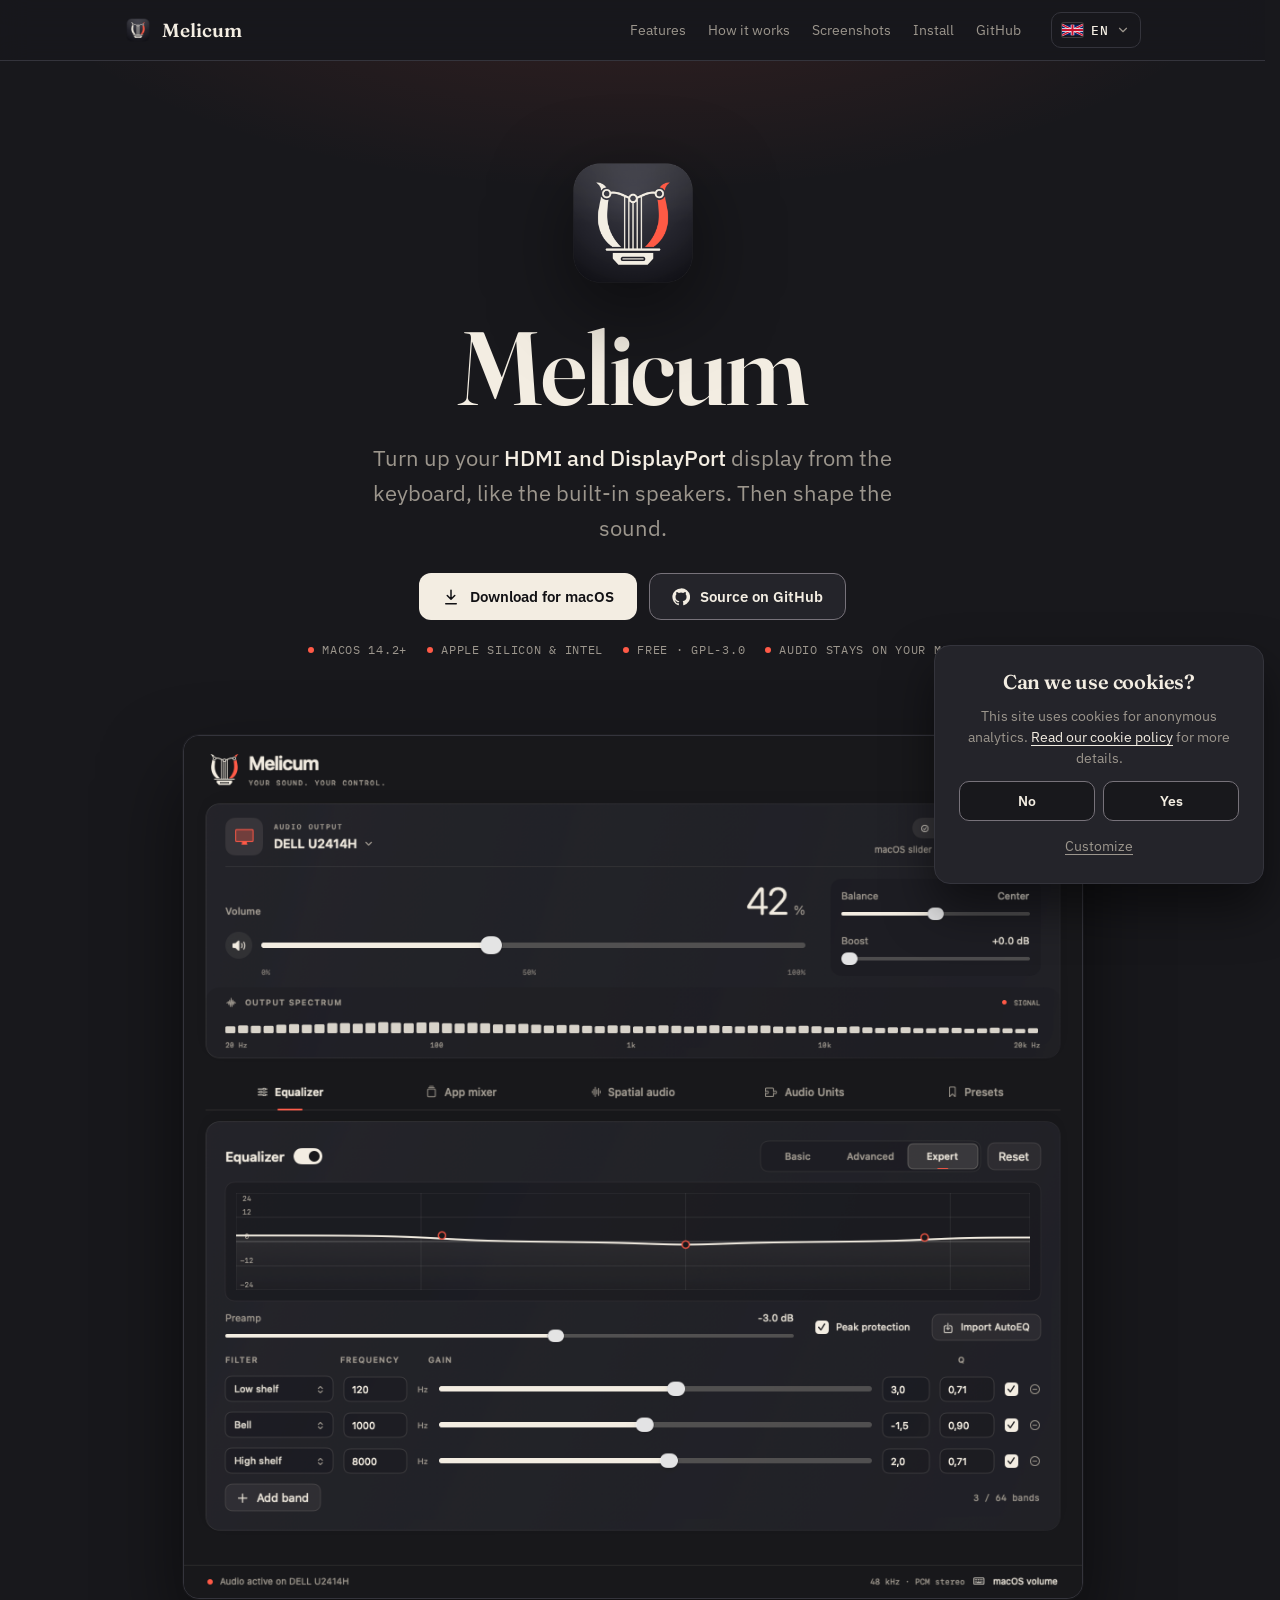
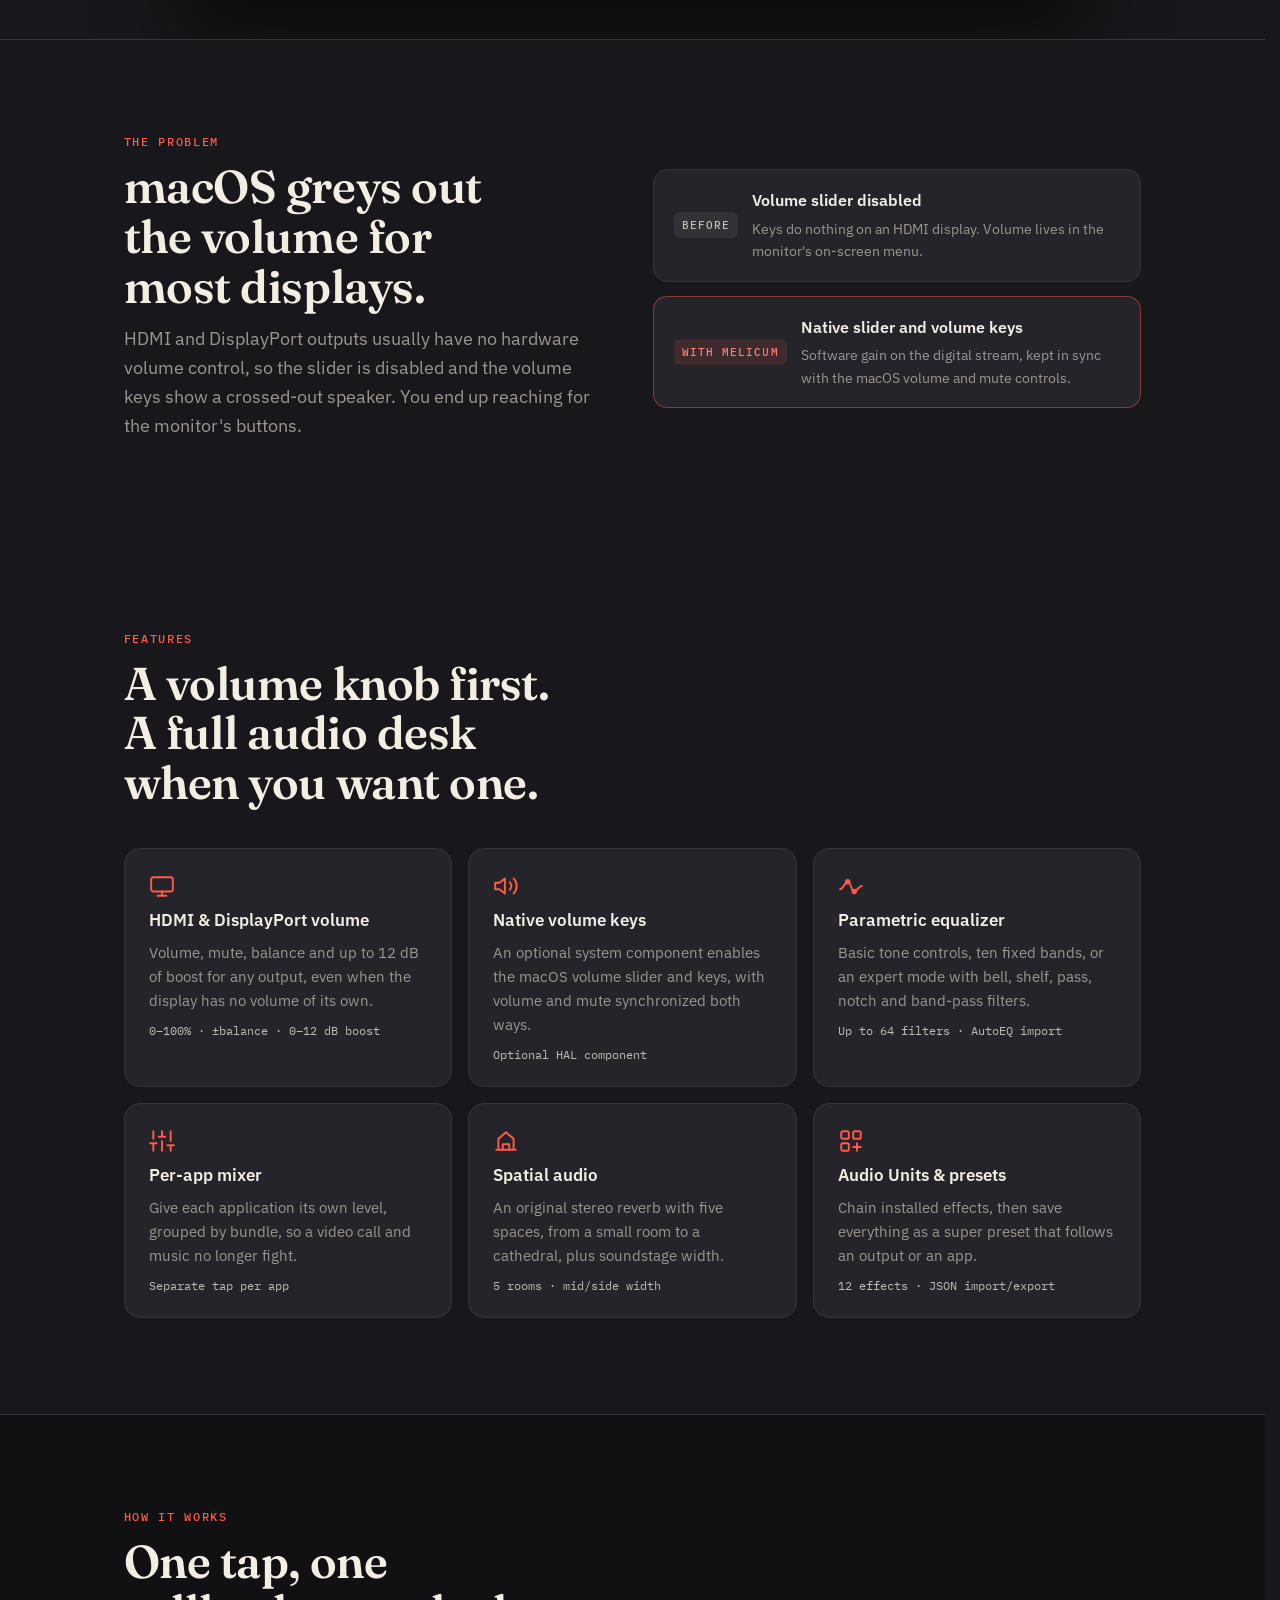
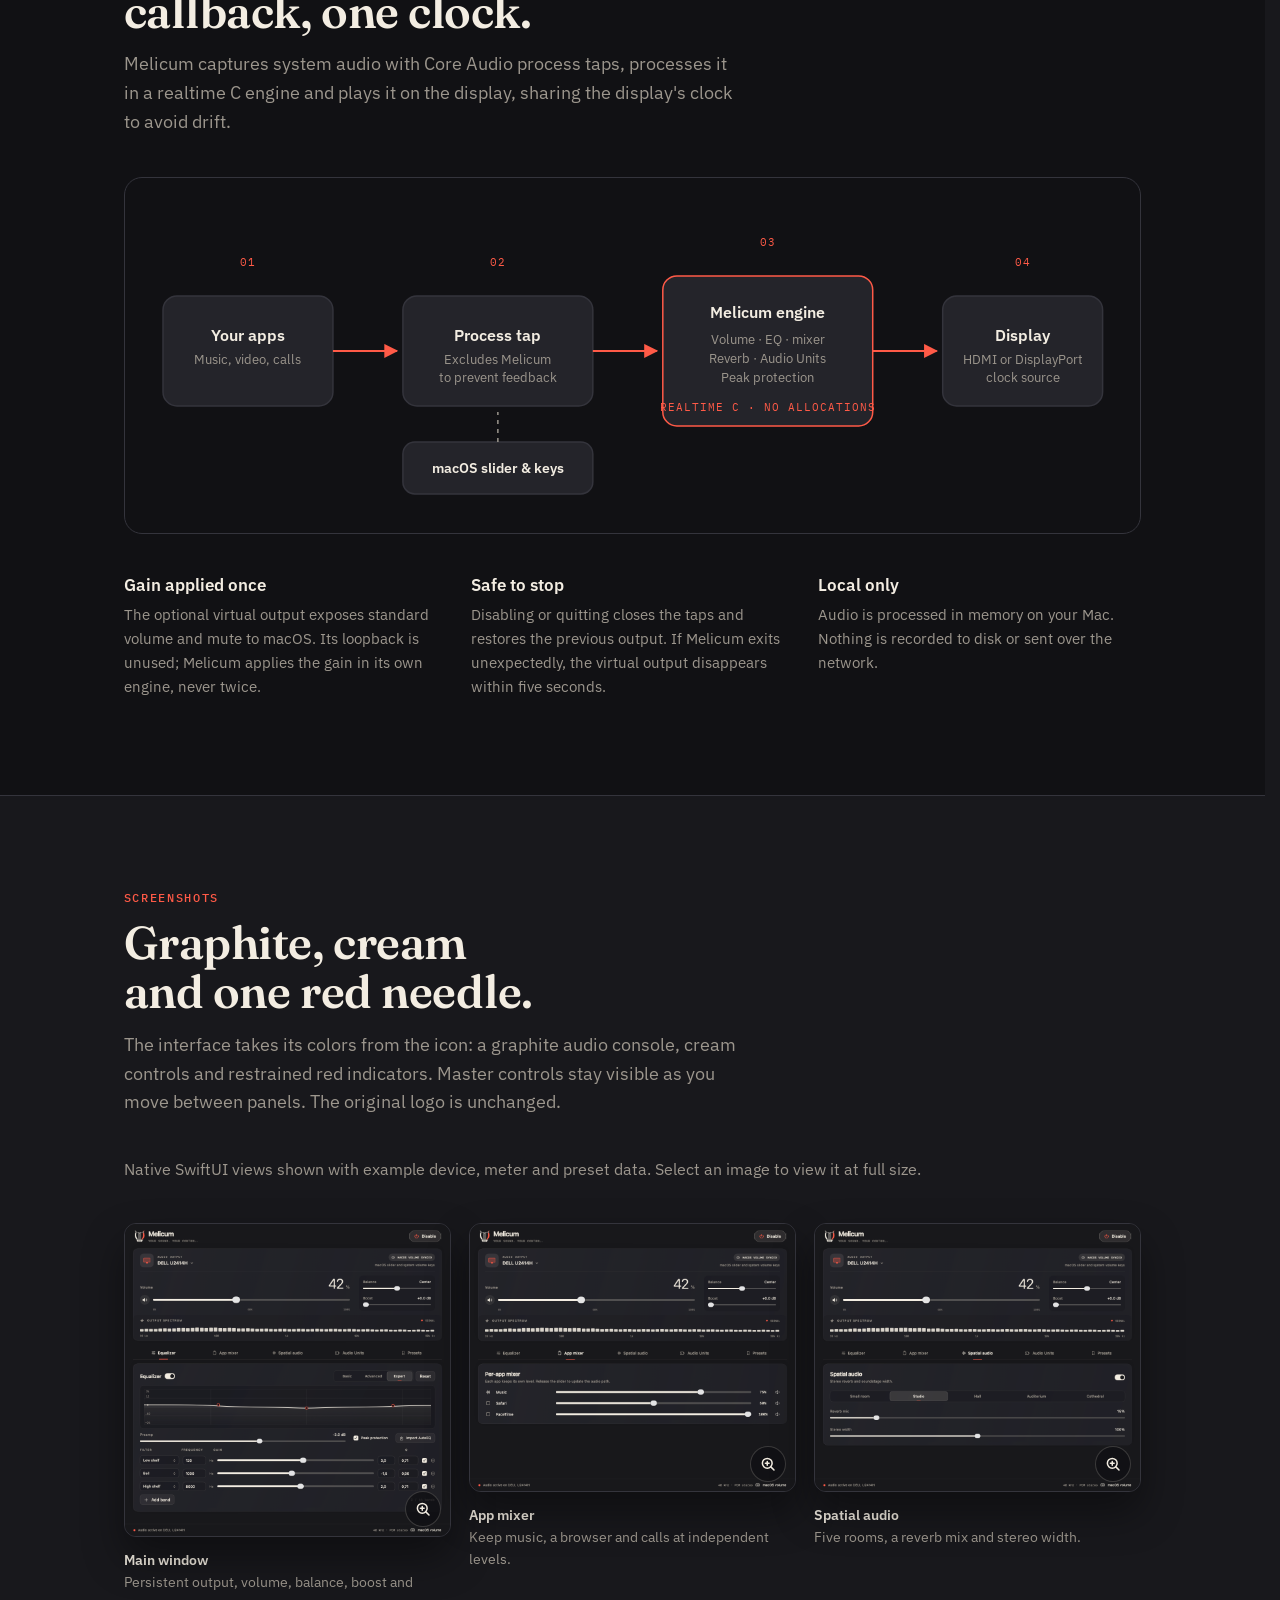
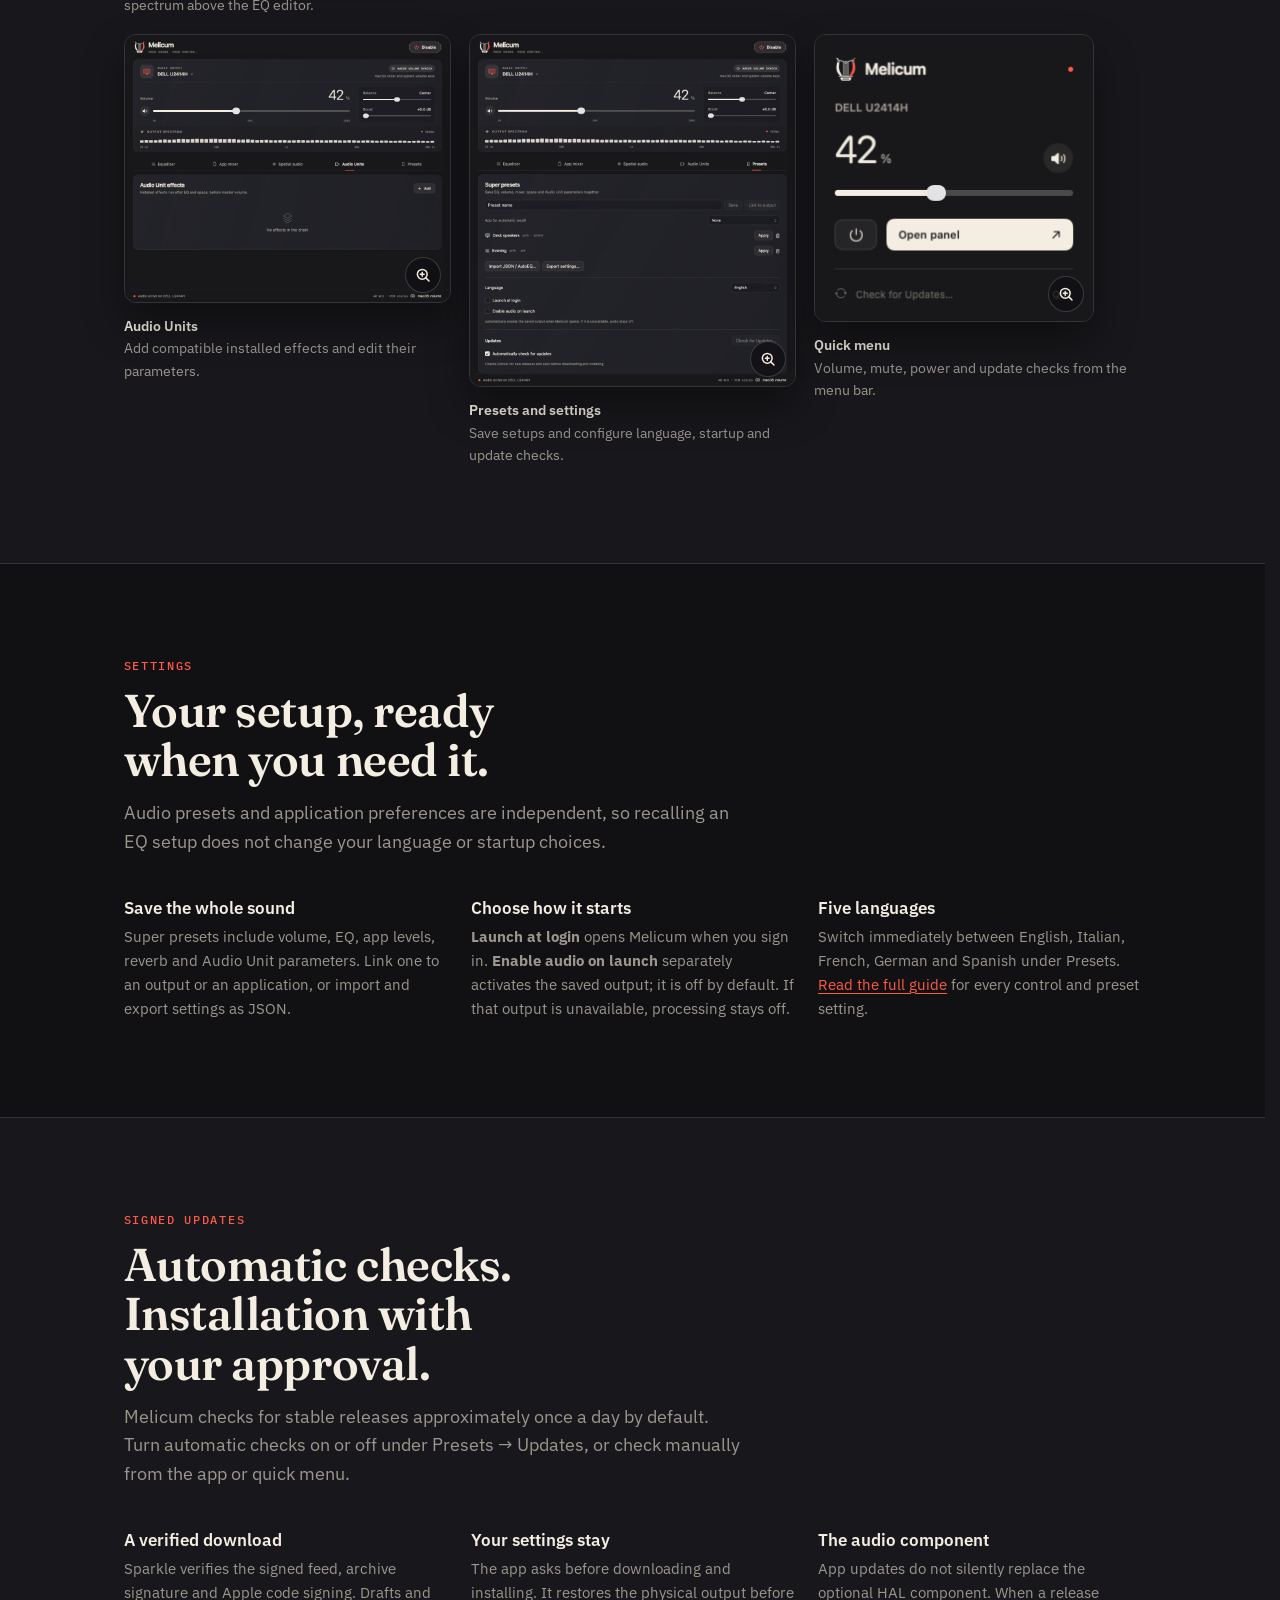
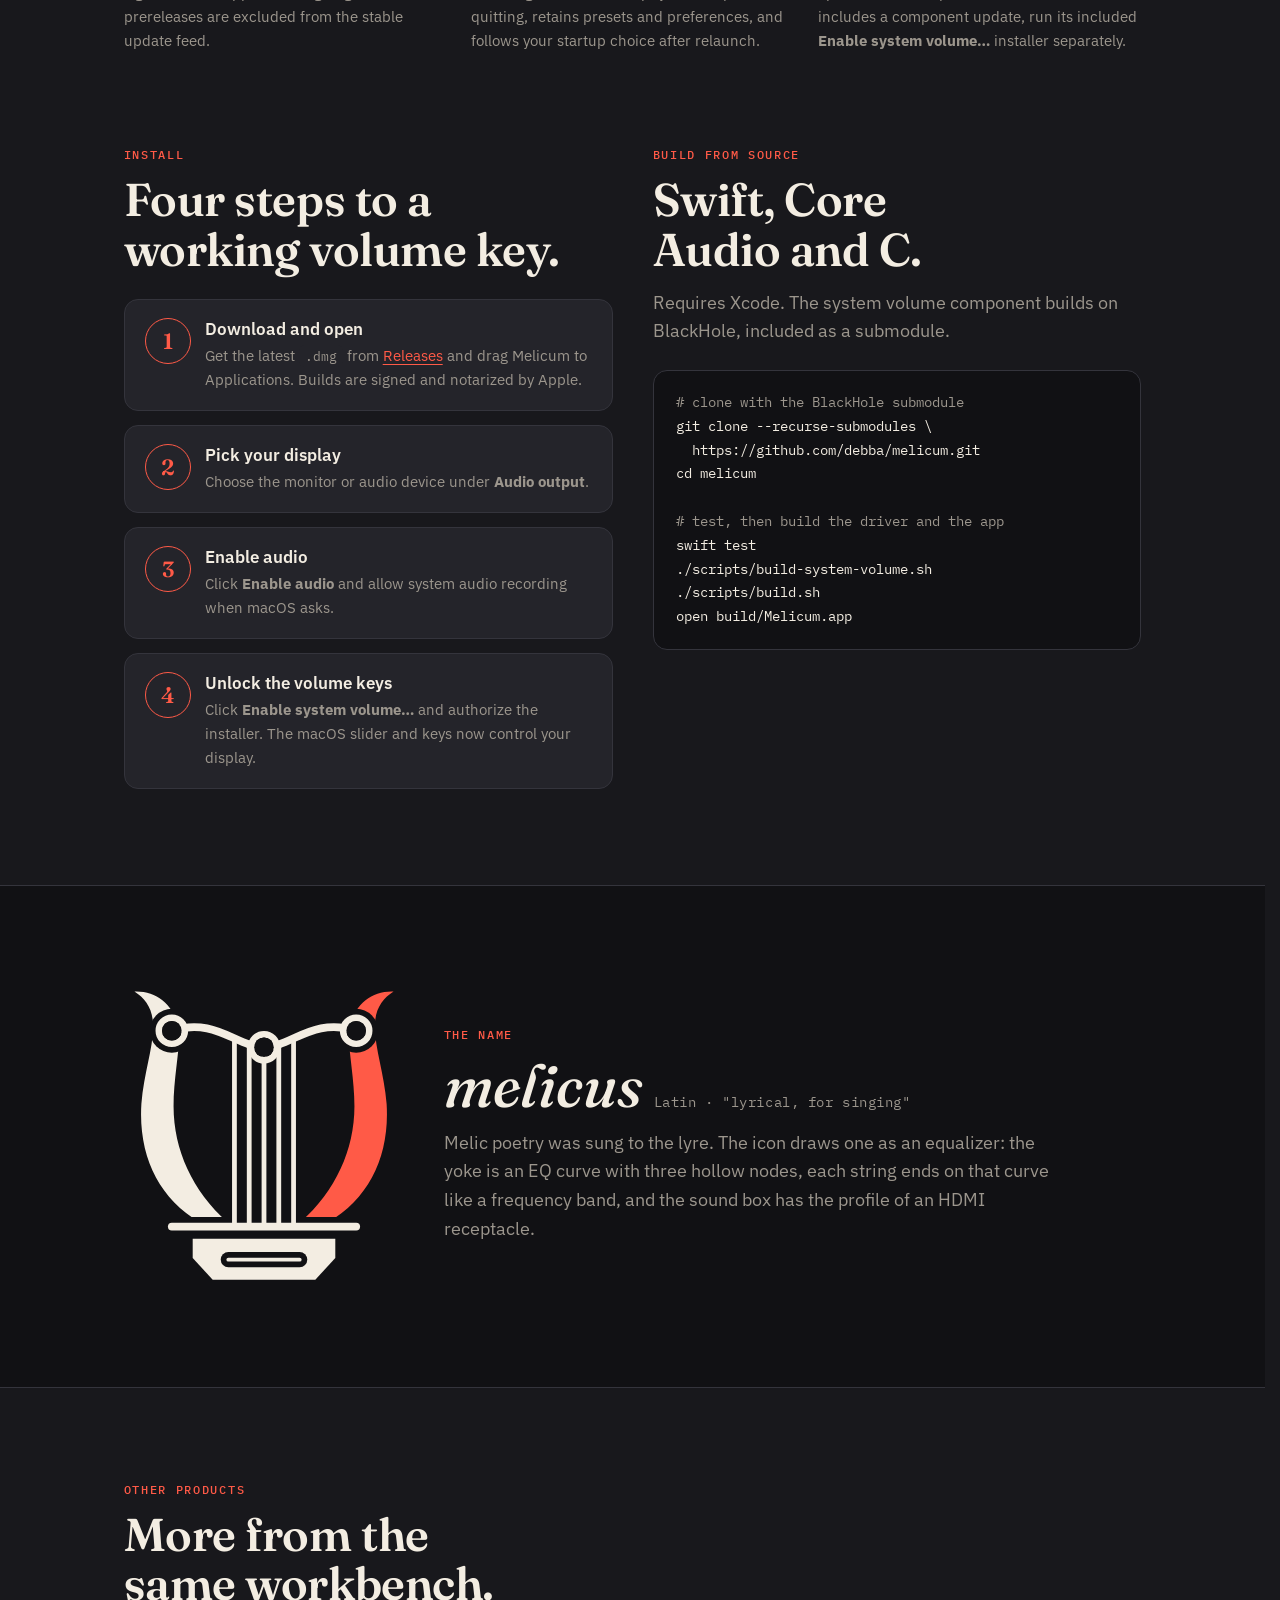
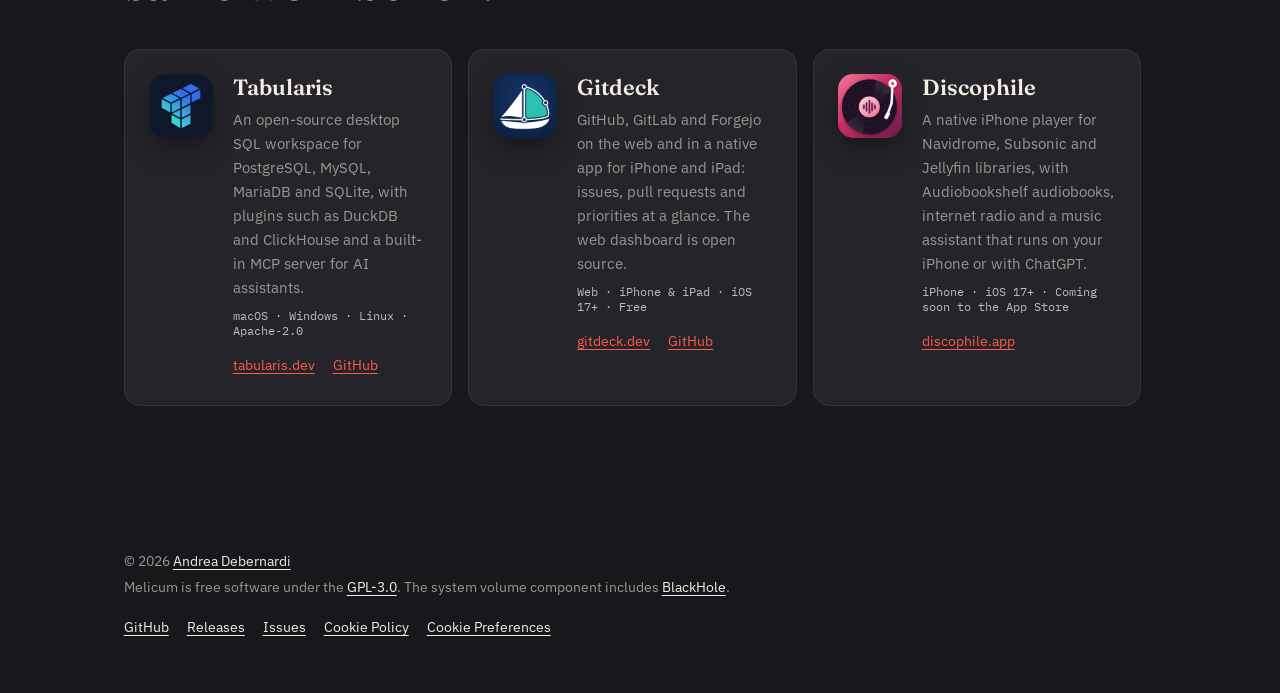
<file: docs/index.html>
<!doctype html>
<html lang="en">
<head>
<meta charset="utf-8">
<meta name="viewport" content="width=device-width, initial-scale=1">
<title>Melicum · HDMI and DisplayPort volume control for Mac</title>
<meta name="description" content="Melicum controls the volume of HDMI and DisplayPort displays on macOS, with native volume keys, a parametric equalizer, a per-app mixer and Audio Units. Free and open source.">
<meta name="robots" content="index, follow, max-image-preview:large">
<meta name="author" content="Andrea Debernardi">
<link rel="canonical" href="https://melicum.app/">
<link rel="alternate" hreflang="en" href="https://melicum.app/">
<link rel="alternate" hreflang="it" href="https://melicum.app/it/">
<link rel="alternate" hreflang="x-default" href="https://melicum.app/">
<meta property="og:type" content="website">
<meta property="og:site_name" content="Melicum">
<meta property="og:url" content="https://melicum.app/">
<meta property="og:title" content="Melicum · HDMI and DisplayPort volume control for Mac">
<meta property="og:description" content="Use your Mac's volume keys on HDMI and DisplayPort displays, with EQ, a per-app mixer and Audio Units. Free and open source.">
<meta property="og:image" content="https://melicum.app/images/social-card.png">
<meta property="og:image:width" content="1280">
<meta property="og:image:height" content="640">
<meta property="og:image:alt" content="Melicum: HDMI and DisplayPort volume for macOS, next to the app's main window">
<meta property="og:locale" content="en_US">
<meta property="og:locale:alternate" content="it_IT">
<meta name="twitter:card" content="summary_large_image">
<meta name="twitter:title" content="Melicum · HDMI and DisplayPort volume control for Mac">
<meta name="twitter:description" content="Use your Mac's volume keys on HDMI and DisplayPort displays, with EQ, a per-app mixer and Audio Units.">
<meta name="twitter:image" content="https://melicum.app/images/social-card.png">
<meta name="twitter:image:alt" content="Melicum: HDMI and DisplayPort volume for macOS, next to the app's main window">
<meta name="theme-color" content="#18181C">
<meta name="color-scheme" content="dark">
<link rel="icon" href="favicon.ico" sizes="32x32">
<link rel="icon" href="favicon.svg" type="image/svg+xml">
<link rel="apple-touch-icon" href="apple-touch-icon.png">
<script type="application/ld+json">
{
  "@context": "https://schema.org",
  "@type": "SoftwareApplication",
  "name": "Melicum",
  "alternateName": "Melicum HDMI volume control",
  "description": "Volume and mute control for HDMI and DisplayPort displays on macOS, with native volume keys, a parametric equalizer, a per-app mixer, spatial audio and Audio Units.",
  "url": "https://melicum.app/",
  "applicationCategory": "UtilitiesApplication",
  "applicationSubCategory": "Audio",
  "operatingSystem": "macOS 14.2 or later",
  "downloadUrl": "https://github.com/debba/melicum/releases/latest/download/Melicum.dmg",
  "installUrl": "https://github.com/debba/melicum/releases/latest",
  "softwareHelp": "https://github.com/debba/melicum/blob/main/docs/user-guide.md",
  "codeRepository": "https://github.com/debba/melicum",
  "license": "https://www.gnu.org/licenses/gpl-3.0.html",
  "isAccessibleForFree": true,
  "inLanguage": ["en", "it", "fr", "de", "es"],
  "image": "https://melicum.app/images/melicum-icon.png",
  "screenshot": "https://melicum.app/images/main-window.png",
  "featureList": ["HDMI and DisplayPort volume and mute", "Native macOS volume keys", "Parametric equalizer with AutoEQ import", "Per-app volume mixer", "Spatial audio reverb", "Audio Unit effects", "Signed automatic updates"],
  "offers": { "@type": "Offer", "price": "0", "priceCurrency": "USD" },
  "author": { "@type": "Person", "name": "Andrea Debernardi", "url": "https://github.com/debba" }
}
</script>
<link rel="preconnect" href="https://fonts.googleapis.com">
<link rel="preconnect" href="https://fonts.gstatic.com" crossorigin>
<link rel="stylesheet" href="https://fonts.googleapis.com/css2?family=Fraunces:opsz,wght@9..144,500;9..144,600&family=IBM+Plex+Sans:wght@400;500;600&family=IBM+Plex+Mono:wght@400;500&display=swap">
<link rel="stylesheet" href="site.css">
<link rel="stylesheet" href="lang.css">
<link rel="stylesheet" href="consent.css">
<script>document.documentElement.classList.add("js");</script>
<script src="consent.js" defer></script>
<script src="lang.js" defer></script>
</head>
<body>
<svg class="sprite" aria-hidden="true" style="display: none;"><symbol id="flag-en" viewBox="0 0 60 30"><clipPath id="uk-s"><path d="M0 0v30h60V0z"/></clipPath><clipPath id="uk-t"><path d="M30 15h30v15zv15H0zH0V0zV0h30z"/></clipPath><g clip-path="url(#uk-s)"><path d="M0 0v30h60V0z" fill="#012169"/><path d="m0 0 60 30m0-30L0 30" stroke="#FFFFFF" stroke-width="6"/><path d="m0 0 60 30m0-30L0 30" clip-path="url(#uk-t)" stroke="#C8102E" stroke-width="4"/><path d="M30 0v30M0 15h60" stroke="#FFFFFF" stroke-width="10"/><path d="M30 0v30M0 15h60" stroke="#C8102E" stroke-width="6"/></g></symbol><symbol id="flag-it" viewBox="0 0 3 2"><path fill="#009246" d="M0 0h1v2H0z"/><path fill="#FFFFFF" d="M1 0h1v2H1z"/><path fill="#CE2B37" d="M2 0h1v2H2z"/></symbol></svg>

<a class="skip" href="#main">Skip to content</a>

<header>
<nav aria-label="Main">
  <div class="wrap">
    <a class="brand" href="#top"><img src="images/melicum-icon.png" alt="">Melicum</a>
    <button class="menu-toggle" type="button" aria-expanded="false" aria-controls="nav-links">
      <svg class="open" viewBox="0 0 24 24" fill="none" stroke="currentColor" stroke-width="1.8" stroke-linecap="round" aria-hidden="true"><path d="M4 7h16M4 12h16M4 17h16"/></svg>
      <svg class="close" viewBox="0 0 24 24" fill="none" stroke="currentColor" stroke-width="1.8" stroke-linecap="round" aria-hidden="true"><path d="m6 6 12 12M18 6 6 18"/></svg>
      <span class="sr-only">Menu</span>
    </button>
    <ul class="nav-links" id="nav-links">
      <li><a href="#features">Features</a></li>
      <li><a href="#how">How it works</a></li>
      <li><a href="#screenshots">Screenshots</a></li>
      <li><a href="#install">Install</a></li>
      <li><a href="https://github.com/debba/melicum">GitHub</a></li>
    </ul>
    <details class="lang">
      <summary><svg class="flag" aria-hidden="true"><use href="#flag-en"/></svg>EN<span class="sr-only">, language: English</span><svg class="chevron" viewBox="0 0 24 24" fill="none" stroke="currentColor" stroke-width="2" stroke-linecap="round" stroke-linejoin="round" aria-hidden="true"><path d="m6 9 6 6 6-6"/></svg></summary>
      <ul class="lang-menu">
        <li><a href="./" hreflang="en" lang="en" aria-current="page"><svg class="flag" aria-hidden="true"><use href="#flag-en"/></svg>English<svg class="check" viewBox="0 0 24 24" fill="none" stroke="currentColor" stroke-width="2.2" stroke-linecap="round" stroke-linejoin="round" aria-hidden="true"><path d="m5 12.5 4.5 4.5L19 7.5"/></svg></a></li>
        <li><a href="it/" hreflang="it" lang="it"><svg class="flag" aria-hidden="true"><use href="#flag-it"/></svg>Italiano<svg class="check" viewBox="0 0 24 24" fill="none" stroke="currentColor" stroke-width="2.2" stroke-linecap="round" stroke-linejoin="round" aria-hidden="true"><path d="m5 12.5 4.5 4.5L19 7.5"/></svg></a></li>
      </ul>
    </details>
  </div>
</nav>
</header>

<main id="main" tabindex="-1">
<section class="hero" id="top" aria-labelledby="title">
  <div class="wrap">
    <img class="icon" src="images/melicum-icon.png" alt="Melicum icon: a lyre whose yoke is an equalizer curve and whose sound box is an HDMI receptacle">
    <h1 id="title">Melicum</h1>
    <p class="lede">Turn up your <b>HDMI and DisplayPort</b> display from the keyboard, like the built-in speakers. Then shape the sound.</p>
    <div class="cta">
      <a class="btn primary" href="https://github.com/debba/melicum/releases/latest/download/Melicum.dmg">
        <svg viewBox="0 0 24 24" fill="none" stroke="currentColor" stroke-width="2" stroke-linecap="round" stroke-linejoin="round" aria-hidden="true"><path d="M12 3v12M7 10l5 5 5-5M5 21h14"/></svg>
        Download for macOS
      </a>
      <a class="btn ghost" href="https://github.com/debba/melicum">
        <svg viewBox="0 0 24 24" fill="currentColor" aria-hidden="true"><path d="M12 .5a11.5 11.5 0 0 0-3.64 22.41c.58.1.79-.25.79-.56v-2c-3.2.7-3.88-1.37-3.88-1.37-.53-1.33-1.28-1.69-1.28-1.69-1.05-.71.08-.7.08-.7 1.16.08 1.77 1.19 1.77 1.19 1.03 1.77 2.71 1.26 3.37.96.1-.75.4-1.26.73-1.55-2.55-.29-5.24-1.28-5.24-5.69 0-1.26.45-2.29 1.19-3.09-.12-.29-.52-1.46.11-3.05 0 0 .97-.31 3.17 1.18a11 11 0 0 1 5.77 0c2.2-1.49 3.17-1.18 3.17-1.18.63 1.59.23 2.76.11 3.05.74.8 1.19 1.83 1.19 3.09 0 4.42-2.69 5.39-5.26 5.68.41.36.78 1.06.78 2.14v3.17c0 .31.21.67.8.56A11.5 11.5 0 0 0 12 .5Z"/></svg>
        Source on GitHub
      </a>
    </div>
    <ul class="facts" role="list" aria-label="At a glance"><li>macOS 14.2+</li><li>Apple silicon &amp; Intel</li><li>Free · GPL-3.0</li><li>Audio stays on your Mac</li></ul>
    <img class="window" src="images/main-window.png" width="1000" height="960" fetchpriority="high" alt="Melicum main window: audio output set to a Dell monitor over HDMI, volume at 42 percent, balance, boost, output spectrum and the equalizer">
  </div>
</section>

<section class="problem" aria-labelledby="problem-title">
  <div class="wrap split">
    <div class="head">
      <div class="eyebrow">The problem</div>
      <h2 id="problem-title">macOS greys out the volume for most displays.</h2>
      <p>HDMI and DisplayPort outputs usually have no hardware volume control, so the slider is disabled and the volume keys show a crossed-out speaker. You end up reaching for the monitor's buttons.</p>
    </div>
    <div class="vs">
      <div class="before"><span class="tag">Before</span><b>Volume slider disabled</b><span class="d">Keys do nothing on an HDMI display. Volume lives in the monitor's on-screen menu.</span></div>
      <div class="after"><span class="tag">With Melicum</span><b>Native slider and volume keys</b><span class="d">Software gain on the digital stream, kept in sync with the macOS volume and mute controls.</span></div>
    </div>
  </div>
</section>

<section id="features" aria-labelledby="features-title">
  <div class="wrap">
    <div class="head">
      <div class="eyebrow">Features</div>
      <h2 id="features-title">A volume knob first. A full audio desk when you want one.</h2>
    </div>
    <div class="grid">
      <article class="card">
        <svg viewBox="0 0 24 24" fill="none" stroke="currentColor" stroke-width="1.8" stroke-linecap="round" stroke-linejoin="round" aria-hidden="true"><rect x="2" y="4" width="20" height="13" rx="2"/><path d="M8 21h8M12 17v4"/></svg>
        <h3>HDMI &amp; DisplayPort volume</h3>
        <p>Volume, mute, balance and up to 12 dB of boost for any output, even when the display has no volume of its own.</p>
        <span class="spec">0–100% · ±balance · 0–12 dB boost</span>
      </article>
      <article class="card">
        <svg viewBox="0 0 24 24" fill="none" stroke="currentColor" stroke-width="1.8" stroke-linecap="round" stroke-linejoin="round" aria-hidden="true"><path d="M11 5 6 9H2v6h4l5 4V5Z"/><path d="M15.5 8.5a5 5 0 0 1 0 7M19 5a10 10 0 0 1 0 14"/></svg>
        <h3>Native volume keys</h3>
        <p>An optional system component enables the macOS volume slider and keys, with volume and mute synchronized both ways.</p>
        <span class="spec">Optional HAL component</span>
      </article>
      <article class="card">
        <svg viewBox="0 0 24 24" fill="none" stroke="currentColor" stroke-width="1.8" stroke-linecap="round" stroke-linejoin="round" aria-hidden="true"><path d="M2 15c3 0 4-7 7-7s3 9 6 9 4-5 7-5"/><circle cx="9" cy="8" r="1.6"/><circle cx="15" cy="17" r="1.6"/></svg>
        <h3>Parametric equalizer</h3>
        <p>Basic tone controls, ten fixed bands, or an expert mode with bell, shelf, pass, notch and band-pass filters.</p>
        <span class="spec">Up to 64 filters · AutoEQ import</span>
      </article>
      <article class="card">
        <svg viewBox="0 0 24 24" fill="none" stroke="currentColor" stroke-width="1.8" stroke-linecap="round" stroke-linejoin="round" aria-hidden="true"><path d="M4 21V14M4 10V3M12 21V12M12 8V3M20 21V16M20 12V3M1 14h6M9 8h6M17 16h6"/></svg>
        <h3>Per-app mixer</h3>
        <p>Give each application its own level, grouped by bundle, so a video call and music no longer fight.</p>
        <span class="spec">Separate tap per app</span>
      </article>
      <article class="card">
        <svg viewBox="0 0 24 24" fill="none" stroke="currentColor" stroke-width="1.8" stroke-linecap="round" stroke-linejoin="round" aria-hidden="true"><path d="M3 20h18M5 20V10l7-6 7 6v10"/><path d="M9 20v-5h6v5"/></svg>
        <h3>Spatial audio</h3>
        <p>An original stereo reverb with five spaces, from a small room to a cathedral, plus soundstage width.</p>
        <span class="spec">5 rooms · mid/side width</span>
      </article>
      <article class="card">
        <svg viewBox="0 0 24 24" fill="none" stroke="currentColor" stroke-width="1.8" stroke-linecap="round" stroke-linejoin="round" aria-hidden="true"><rect x="3" y="3" width="7" height="7" rx="1.5"/><rect x="14" y="3" width="7" height="7" rx="1.5"/><rect x="3" y="14" width="7" height="7" rx="1.5"/><path d="M17.5 14v7M14 17.5h7"/></svg>
        <h3>Audio Units &amp; presets</h3>
        <p>Chain installed effects, then save everything as a super preset that follows an output or an app.</p>
        <span class="spec">12 effects · JSON import/export</span>
      </article>
    </div>
  </div>
</section>

<section id="how" class="how" aria-labelledby="how-title">
  <div class="wrap">
    <div class="head">
      <div class="eyebrow">How it works</div>
      <h2 id="how-title">One tap, one callback, one clock.</h2>
      <p>Melicum captures system audio with Core Audio process taps, processes it in a realtime C engine and plays it on the display, sharing the display's clock to avoid drift.</p>
    </div>
    <div class="flow">
      <svg aria-hidden="true" focusable="false" viewBox="0 0 960 300" xmlns="http://www.w3.org/2000/svg" font-family="IBM Plex Sans, sans-serif">
        <defs><marker id="arrow" viewBox="0 0 10 10" refX="9" refY="5" markerWidth="7" markerHeight="7" orient="auto"><path d="M0 0 10 5 0 10z" fill="#FF5A47"/></marker></defs>
        <g fill="#24242A" stroke="#34343C" stroke-width="1.5">
          <rect x="10" y="90" width="170" height="110" rx="14"/>
          <rect x="250" y="90" width="190" height="110" rx="14"/>
          <rect x="510" y="70" width="210" height="150" rx="14" stroke="#FF5A47"/>
          <rect x="790" y="90" width="160" height="110" rx="14"/>
          <rect x="250" y="236" width="190" height="52" rx="12"/>
        </g>
        <g fill="none" stroke="#FF5A47" stroke-width="2" marker-end="url(#arrow)">
          <path d="M180 145H244"/><path d="M440 145H504"/><path d="M720 145H784"/>
        </g>
        <path d="M345 236V206" stroke="#9C968D" stroke-width="1.5" stroke-dasharray="4 5" fill="none"/>
        <g fill="#F3EDE2" font-weight="600" font-size="16" text-anchor="middle">
          <text x="95" y="135">Your apps</text>
          <text x="345" y="135">Process tap</text>
          <text x="615" y="112">Melicum engine</text>
          <text x="870" y="135">Display</text>
          <text x="345" y="267" font-size="14">macOS slider &amp; keys</text>
        </g>
        <g fill="#9C968D" font-size="13" text-anchor="middle">
          <text x="95" y="158">Music, video, calls</text>
          <text x="345" y="158">Excludes Melicum</text>
          <text x="345" y="176">to prevent feedback</text>
          <text x="615" y="138">Volume · EQ · mixer</text>
          <text x="615" y="157">Reverb · Audio Units</text>
          <text x="615" y="176">Peak protection</text>
          <text x="870" y="158">HDMI or DisplayPort</text>
          <text x="870" y="176">clock source</text>
        </g>
        <g font-family="IBM Plex Mono, monospace" font-size="11" fill="#FF5A47" text-anchor="middle" letter-spacing="1">
          <text x="615" y="205">REALTIME C · NO ALLOCATIONS</text>
          <text x="95" y="60">01</text><text x="345" y="60">02</text><text x="615" y="40">03</text><text x="870" y="60">04</text>
        </g>
      </svg>
      <ol class="flow-list" role="list" aria-label="Audio path">
        <li><b>Your apps</b><span>Music, video and calls play to the Melicum output.</span></li>
        <li><b>Process tap</b><span>Core Audio captures them, excluding Melicum itself to prevent feedback. The macOS slider and volume keys control this output.</span></li>
        <li class="engine"><b>Melicum engine</b><span>Realtime C with no allocations: volume, EQ, mixer, reverb, Audio Units and peak protection.</span></li>
        <li><b>Display</b><span>The HDMI or DisplayPort output plays the result and provides the clock.</span></li>
      </ol>
    </div>
    <div class="notes">
      <div><h3>Gain applied once</h3><p>The optional virtual output exposes standard volume and mute to macOS. Its loopback is unused; Melicum applies the gain in its own engine, never twice.</p></div>
      <div><h3>Safe to stop</h3><p>Disabling or quitting closes the taps and restores the previous output. If Melicum exits unexpectedly, the virtual output disappears within five seconds.</p></div>
      <div><h3>Local only</h3><p>Audio is processed in memory on your Mac. Nothing is recorded to disk or sent over the network.</p></div>
    </div>
  </div>
</section>

<section id="screenshots" aria-labelledby="shots-title">
  <div class="wrap">
    <div class="head">
      <div class="eyebrow">Screenshots</div>
      <h2 id="shots-title">Graphite, cream and one red needle.</h2>
      <p>The interface takes its colors from the icon: a graphite audio console, cream controls and restrained red indicators. Master controls stay visible as you move between panels. The original logo is unchanged.</p>
    </div>
    <p class="muted">Native SwiftUI views shown with example device, meter and preset data. Select an image to view it at full size.</p>
    <div class="gallery">
      <figure><a href="images/main-window.png"><img src="images/main-window.png" width="1000" height="960" loading="lazy" alt="Redesigned master console and expert equalizer"></a><figcaption><b>Main window</b>Persistent output, volume, balance, boost and spectrum above the EQ editor.</figcaption></figure>
      <figure><a href="images/app-mixer.png"><img src="images/app-mixer.png" width="1000" height="820" loading="lazy" alt="Independent application volume and mute controls"></a><figcaption><b>App mixer</b>Keep music, a browser and calls at independent levels.</figcaption></figure>
      <figure><a href="images/spatial-audio.png"><img src="images/spatial-audio.png" width="1000" height="820" loading="lazy" alt="Spatial audio switch, room selector, reverb mix and stereo width"></a><figcaption><b>Spatial audio</b>Five rooms, a reverb mix and stereo width.</figcaption></figure>
      <figure><a href="images/audio-units.png"><img src="images/audio-units.png" width="1000" height="820" loading="lazy" alt="Audio Unit effects panel with Add effect action"></a><figcaption><b>Audio Units</b>Add compatible installed effects and edit their parameters.</figcaption></figure>
      <figure><a href="images/presets.png"><img src="images/presets.png" width="1000" height="1080" loading="lazy" alt="Saved presets, language, startup and automatic update preferences"></a><figcaption><b>Presets and settings</b>Save setups and configure language, startup and update checks.</figcaption></figure>
      <figure><a href="images/menu-bar.png"><img src="images/menu-bar.png" width="280" height="288" loading="lazy" alt="Compact menu bar panel with master volume and Open panel action"></a><figcaption><b>Quick menu</b>Volume, mute, power and update checks from the menu bar.</figcaption></figure>
    </div>
  </div>
</section>

<section id="settings" class="how" aria-labelledby="settings-title">
  <div class="wrap">
    <div class="head">
      <div class="eyebrow">Settings</div>
      <h2 id="settings-title">Your setup, ready when you need it.</h2>
      <p>Audio presets and application preferences are independent, so recalling an EQ setup does not change your language or startup choices.</p>
    </div>
    <div class="notes">
      <div><h3>Save the whole sound</h3><p>Super presets include volume, EQ, app levels, reverb and Audio Unit parameters. Link one to an output or an application, or import and export settings as JSON.</p></div>
      <div><h3>Choose how it starts</h3><p><b>Launch at login</b> opens Melicum when you sign in. <b>Enable audio on launch</b> separately activates the saved output; it is off by default. If that output is unavailable, processing stays off.</p></div>
      <div><h3>Five languages</h3><p>Switch immediately between English, Italian, French, German and Spanish under Presets. <a href="https://github.com/debba/melicum/blob/main/docs/user-guide.md">Read the full guide</a> for every control and preset setting.</p></div>
    </div>
  </div>
</section>

<section id="updates" aria-labelledby="updates-title">
  <div class="wrap">
    <div class="head">
      <div class="eyebrow">Signed updates</div>
      <h2 id="updates-title">Automatic checks. Installation with your approval.</h2>
      <p>Melicum checks for stable releases approximately once a day by default. Turn automatic checks on or off under Presets → Updates, or check manually from the app or quick menu.</p>
    </div>
    <div class="notes">
      <div><h3>A verified download</h3><p>Sparkle verifies the signed feed, archive signature and Apple code signing. Drafts and prereleases are excluded from the stable update feed.</p></div>
      <div><h3>Your settings stay</h3><p>The app asks before downloading and installing. It restores the physical output before quitting, retains presets and preferences, and follows your startup choice after relaunch.</p></div>
      <div><h3>The audio component</h3><p>App updates do not silently replace the optional HAL component. When a release includes a component update, run its included <b>Enable system volume…</b> installer separately.</p></div>
    </div>
  </div>
</section>

<section id="install" style="padding-top: 0;" aria-labelledby="install-title">
  <div class="wrap split" style="align-items: start;">
    <div style="display: grid; gap: 24px;">
      <div class="head">
        <div class="eyebrow">Install</div>
        <h2 id="install-title">Four steps to a working volume key.</h2>
      </div>
      <ol class="steps" role="list">
        <li><div><h3>Download and open</h3><p>Get the latest <code>.dmg</code> from <a href="https://github.com/debba/melicum/releases/latest">Releases</a> and drag Melicum to Applications. Builds are signed and notarized by Apple.</p></div></li>
        <li><div><h3>Pick your display</h3><p>Choose the monitor or audio device under <b>Audio output</b>.</p></div></li>
        <li><div><h3>Enable audio</h3><p>Click <b>Enable audio</b> and allow system audio recording when macOS asks.</p></div></li>
        <li><div><h3>Unlock the volume keys</h3><p>Click <b>Enable system volume…</b> and authorize the installer. The macOS slider and keys now control your display.</p></div></li>
      </ol>
    </div>
    <div style="display: grid; gap: 24px;">
      <div class="head">
        <div class="eyebrow">Build from source</div>
        <h2>Swift, Core Audio and C.</h2>
        <p>Requires Xcode. The system volume component builds on BlackHole, included as a submodule.</p>
      </div>
<pre><span class="c"># clone with the BlackHole submodule</span>
git clone --recurse-submodules \
  https://github.com/debba/melicum.git
cd melicum

<span class="c"># test, then build the driver and the app</span>
swift test
./scripts/build-system-volume.sh
./scripts/build.sh
open build/Melicum.app</pre>
    </div>
  </div>
</section>

<section class="name" aria-labelledby="name-title">
  <div class="wrap split">
    <img src="images/melicum-mark.svg" width="280" height="308" alt="The Melicum lyre mark in cream and red">
    <div class="head">
      <div class="eyebrow">The name</div>
      <h2 class="word" id="name-title"><span lang="la">melicus</span><small>Latin · "lyrical, for singing"</small></h2>
      <p>Melic poetry was sung to the lyre. The icon draws one as an equalizer: the yoke is an EQ curve with three hollow nodes, each string ends on that curve like a frequency band, and the sound box has the profile of an HDMI receptacle.</p>
    </div>
  </div>
</section>

<section id="more" aria-labelledby="more-title">
  <div class="wrap">
    <div class="head">
      <div class="eyebrow">Other products</div>
      <h2 id="more-title">More from the same workbench.</h2>
    </div>
    <div class="products">
      <article class="product">
        <img src="images/tabularis-icon.png" width="64" height="64" alt="">
        <h3><a href="https://tabularis.dev">Tabularis</a></h3>
        <p>An open-source desktop SQL workspace for PostgreSQL, MySQL, MariaDB and SQLite, with plugins such as DuckDB and ClickHouse and a built-in MCP server for AI assistants.</p>
        <span class="spec">macOS · Windows · Linux · Apache-2.0</span>
        <p class="links"><a href="https://tabularis.dev">tabularis.dev</a><a href="https://github.com/TabularisDB/tabularis">GitHub</a></p>
      </article>
      <article class="product">
        <img src="images/gitdeck-icon.png" width="64" height="64" alt="">
        <h3><a href="https://gitdeck.dev/en/">Gitdeck</a></h3>
        <p>GitHub, GitLab and Forgejo on the web and in a native app for iPhone and iPad: issues, pull requests and priorities at a glance. The web dashboard is open source.</p>
        <span class="spec">Web · iPhone &amp; iPad · iOS 17+ · Free</span>
        <p class="links"><a href="https://gitdeck.dev/en/">gitdeck.dev</a><a href="https://github.com/debba/gitdeck">GitHub</a></p>
      </article>
      <article class="product">
        <img src="images/discophile-icon.png" width="64" height="64" alt="">
        <h3><a href="https://discophile.app">Discophile</a></h3>
        <p>A native iPhone player for Navidrome, Subsonic and Jellyfin libraries, with Audiobookshelf audiobooks, internet radio and a music assistant that runs on your iPhone or with ChatGPT.</p>
        <span class="spec">iPhone · iOS 17+ · Coming soon to the App Store</span>
        <p class="links"><a href="https://discophile.app">discophile.app</a></p>
      </article>
    </div>
  </div>
</section>
</main>

<footer>
  <div class="wrap">
    <div class="legal">
      <p>© 2026 <a href="https://debbaweb.it">Andrea Debernardi</a></p>
      <p>Melicum is free software under the <a href="https://github.com/debba/melicum/blob/main/LICENSE">GPL-3.0</a>. The system volume component includes <a href="https://github.com/ExistentialAudio/BlackHole">BlackHole</a>.</p>
    </div>
    <ul aria-label="Project links"><li><a href="https://github.com/debba/melicum">GitHub</a></li><li><a href="https://github.com/debba/melicum/releases">Releases</a></li><li><a href="https://github.com/debba/melicum/issues">Issues</a></li><li><a href="cookie-policy/">Cookie Policy</a></li><li><button class="manage-cookies" type="button" data-manage-cookies>Cookie Preferences</button></li></ul>
  </div>
</footer>

<dialog class="lightbox" aria-labelledby="lb-title">
  <div class="lb-bg"></div>
  <div class="lb-bar lb-ui">
    <span class="lb-count"></span>
    <button class="lb-btn lb-zoom" type="button" aria-pressed="false" aria-label="Zoom">
      <svg class="in" viewBox="0 0 24 24" fill="none" stroke="currentColor" stroke-width="2" stroke-linecap="round" aria-hidden="true"><circle cx="11" cy="11" r="6.5"/><path d="m20 20-4.2-4.2M11 8.5v5M8.5 11h5"/></svg>
      <svg class="out" viewBox="0 0 24 24" fill="none" stroke="currentColor" stroke-width="2" stroke-linecap="round" aria-hidden="true"><circle cx="11" cy="11" r="6.5"/><path d="m20 20-4.2-4.2M8.5 11h5"/></svg>
    </button>
    <button class="lb-btn lb-close" type="button" aria-label="Close" autofocus>
      <svg viewBox="0 0 24 24" fill="none" stroke="currentColor" stroke-width="2" stroke-linecap="round" aria-hidden="true"><path d="m6 6 12 12M18 6 6 18"/></svg>
    </button>
  </div>
  <div class="lb-stage"><img class="lb-img" alt="" draggable="false"></div>
  <div class="lb-spinner" aria-hidden="true"></div>
  <button class="lb-btn lb-prev lb-ui" type="button" aria-label="Previous screenshot">
    <svg viewBox="0 0 24 24" fill="none" stroke="currentColor" stroke-width="2" stroke-linecap="round" stroke-linejoin="round" aria-hidden="true"><path d="m15 5-7 7 7 7"/></svg>
  </button>
  <button class="lb-btn lb-next lb-ui" type="button" aria-label="Next screenshot">
    <svg viewBox="0 0 24 24" fill="none" stroke="currentColor" stroke-width="2" stroke-linecap="round" stroke-linejoin="round" aria-hidden="true"><path d="m9 5 7 7-7 7"/></svg>
  </button>
  <p class="lb-caption lb-ui" aria-live="polite"><b id="lb-title"></b><span class="lb-text"></span></p>
</dialog>

<script type="module" src="site.js"></script>

</body>
</html>
</file>
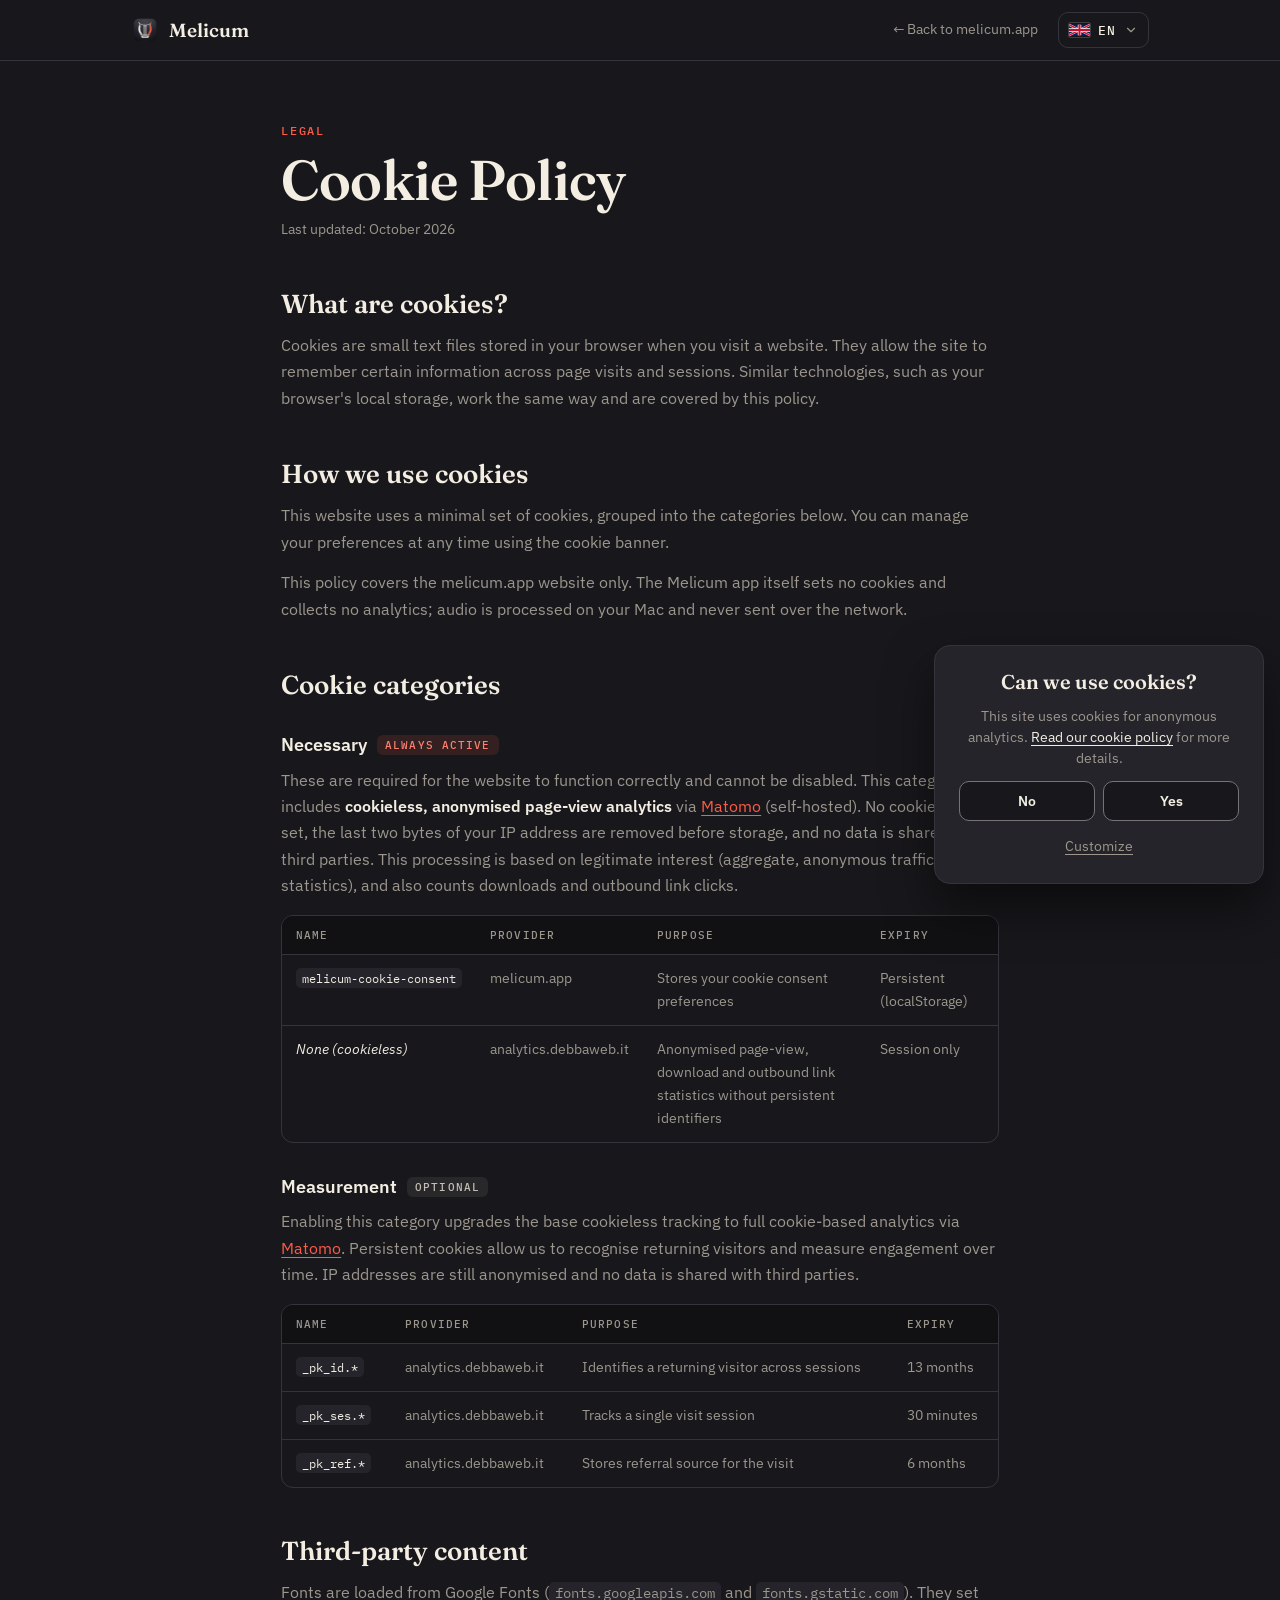
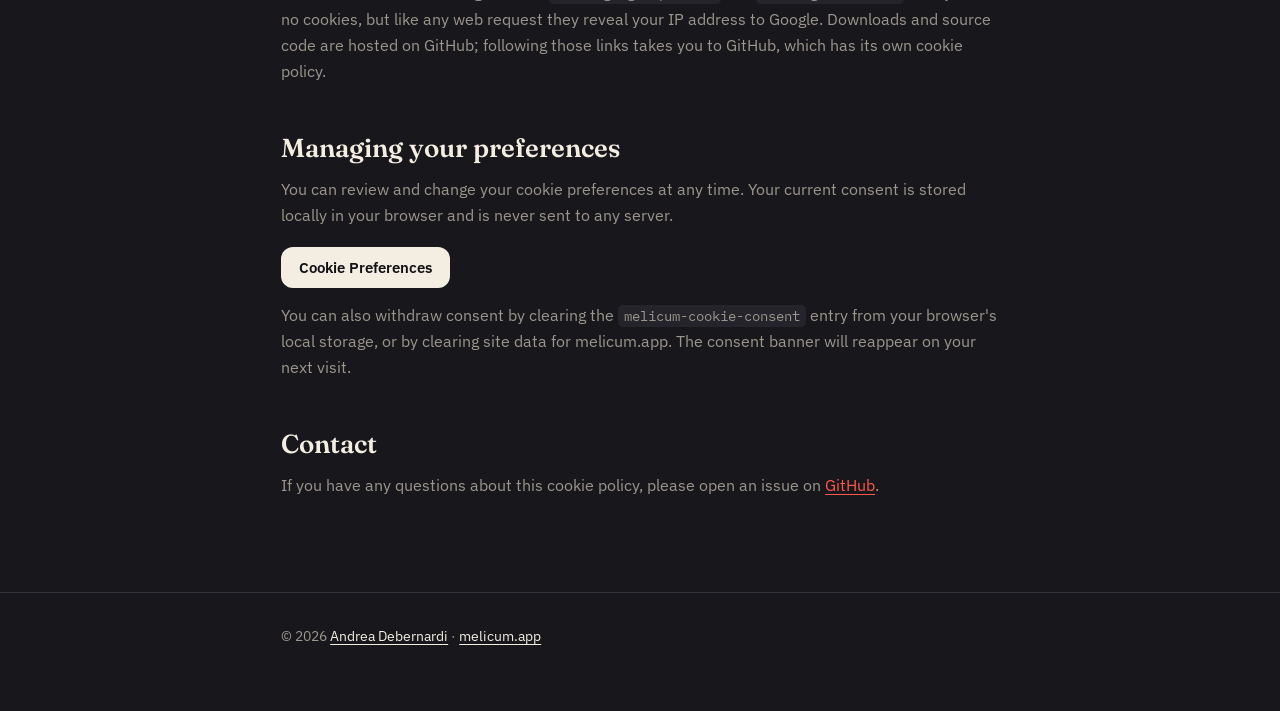
<file: docs/cookie-policy/index.html>
<!doctype html>
<html lang="en">
<head>
<meta charset="utf-8">
<meta name="viewport" content="width=device-width, initial-scale=1">
<title>Cookie Policy · Melicum</title>
<meta name="description" content="Learn how melicum.app uses cookies and anonymous analytics, and how you can control them.">
<meta name="robots" content="index, follow">
<link rel="canonical" href="https://melicum.app/cookie-policy/">
<link rel="alternate" hreflang="en" href="https://melicum.app/cookie-policy/">
<link rel="alternate" hreflang="it" href="https://melicum.app/it/cookie-policy/">
<link rel="alternate" hreflang="x-default" href="https://melicum.app/cookie-policy/">
<meta property="og:type" content="website">
<meta property="og:site_name" content="Melicum">
<meta property="og:url" content="https://melicum.app/cookie-policy/">
<meta property="og:title" content="Cookie Policy · Melicum">
<meta property="og:description" content="Learn how melicum.app uses cookies and anonymous analytics, and how you can control them.">
<meta property="og:image" content="https://melicum.app/images/social-card.png">
<meta name="theme-color" content="#18181C">
<meta name="color-scheme" content="dark">
<link rel="icon" href="../favicon.ico" sizes="32x32">
<link rel="icon" href="../favicon.svg" type="image/svg+xml">
<link rel="apple-touch-icon" href="../apple-touch-icon.png">
<link rel="preconnect" href="https://fonts.googleapis.com">
<link rel="preconnect" href="https://fonts.gstatic.com" crossorigin>
<link rel="stylesheet" href="https://fonts.googleapis.com/css2?family=Fraunces:opsz,wght@9..144,500;9..144,600&family=IBM+Plex+Sans:wght@400;500;600&family=IBM+Plex+Mono:wght@400;500&display=swap">
<link rel="stylesheet" href="../legal.css">
<link rel="stylesheet" href="../lang.css">
<link rel="stylesheet" href="../consent.css">
<script src="../consent.js" defer></script>
<script src="../lang.js" defer></script>
</head>
<body>
<svg class="sprite" aria-hidden="true" style="display: none;"><symbol id="flag-en" viewBox="0 0 60 30"><clipPath id="uk-s"><path d="M0 0v30h60V0z"/></clipPath><clipPath id="uk-t"><path d="M30 15h30v15zv15H0zH0V0zV0h30z"/></clipPath><g clip-path="url(#uk-s)"><path d="M0 0v30h60V0z" fill="#012169"/><path d="m0 0 60 30m0-30L0 30" stroke="#FFFFFF" stroke-width="6"/><path d="m0 0 60 30m0-30L0 30" clip-path="url(#uk-t)" stroke="#C8102E" stroke-width="4"/><path d="M30 0v30M0 15h60" stroke="#FFFFFF" stroke-width="10"/><path d="M30 0v30M0 15h60" stroke="#C8102E" stroke-width="6"/></g></symbol><symbol id="flag-it" viewBox="0 0 3 2"><path fill="#009246" d="M0 0h1v2H0z"/><path fill="#FFFFFF" d="M1 0h1v2H1z"/><path fill="#CE2B37" d="M2 0h1v2H2z"/></symbol></svg>

<header>
<nav aria-label="Main">
  <div class="wrap">
    <a class="brand" href="../"><img src="../images/melicum-icon.png" alt="">Melicum</a>
    <a class="back" href="../">←<span class="long"> Back to melicum.app</span></a>
    <details class="lang">
      <summary><svg class="flag" aria-hidden="true"><use href="#flag-en"/></svg>EN<span class="sr-only">, language: English</span><svg class="chevron" viewBox="0 0 24 24" fill="none" stroke="currentColor" stroke-width="2" stroke-linecap="round" stroke-linejoin="round" aria-hidden="true"><path d="m6 9 6 6 6-6"/></svg></summary>
      <ul class="lang-menu">
        <li><a href="./" hreflang="en" lang="en" aria-current="page"><svg class="flag" aria-hidden="true"><use href="#flag-en"/></svg>English<svg class="check" viewBox="0 0 24 24" fill="none" stroke="currentColor" stroke-width="2.2" stroke-linecap="round" stroke-linejoin="round" aria-hidden="true"><path d="m5 12.5 4.5 4.5L19 7.5"/></svg></a></li>
        <li><a href="../it/cookie-policy/" hreflang="it" lang="it"><svg class="flag" aria-hidden="true"><use href="#flag-it"/></svg>Italiano<svg class="check" viewBox="0 0 24 24" fill="none" stroke="currentColor" stroke-width="2.2" stroke-linecap="round" stroke-linejoin="round" aria-hidden="true"><path d="m5 12.5 4.5 4.5L19 7.5"/></svg></a></li>
      </ul>
    </details>
  </div>
</nav>
</header>

<main class="wrap">
  <div class="eyebrow">Legal</div>
  <h1>Cookie Policy</h1>
  <p class="updated">Last updated: October 2026</p>

  <h2>What are cookies?</h2>
  <p>Cookies are small text files stored in your browser when you visit a website. They allow the site to remember certain information across page visits and sessions. Similar technologies, such as your browser's local storage, work the same way and are covered by this policy.</p>

  <h2>How we use cookies</h2>
  <p>This website uses a minimal set of cookies, grouped into the categories below. You can manage your preferences at any time using the cookie banner.</p>
  <p>This policy covers the melicum.app website only. The Melicum app itself sets no cookies and collects no analytics; audio is processed on your Mac and never sent over the network.</p>

  <h2>Cookie categories</h2>

  <h3>Necessary <span class="badge required">Always active</span></h3>
  <p>These are required for the website to function correctly and cannot be disabled. This category also includes <strong>cookieless, anonymised page-view analytics</strong> via <a href="https://matomo.org">Matomo</a> (self-hosted). No cookies are set, the last two bytes of your IP address are removed before storage, and no data is shared with third parties. This processing is based on legitimate interest (aggregate, anonymous traffic statistics), and also counts downloads and outbound link clicks.</p>
  <div class="table">
    <table>
      <thead><tr><th scope="col">Name</th><th scope="col">Provider</th><th scope="col">Purpose</th><th scope="col">Expiry</th></tr></thead>
      <tbody>
        <tr><td data-label="Name"><code>melicum-cookie-consent</code></td><td data-label="Provider">melicum.app</td><td data-label="Purpose">Stores your cookie consent preferences</td><td data-label="Expiry">Persistent (localStorage)</td></tr>
        <tr><td data-label="Name"><em>None (cookieless)</em></td><td data-label="Provider">analytics.debbaweb.it</td><td data-label="Purpose">Anonymised page-view, download and outbound link statistics without persistent identifiers</td><td data-label="Expiry">Session only</td></tr>
      </tbody>
    </table>
  </div>

  <h3>Measurement <span class="badge">Optional</span></h3>
  <p>Enabling this category upgrades the base cookieless tracking to full cookie-based analytics via <a href="https://matomo.org">Matomo</a>. Persistent cookies allow us to recognise returning visitors and measure engagement over time. IP addresses are still anonymised and no data is shared with third parties.</p>
  <div class="table">
    <table>
      <thead><tr><th scope="col">Name</th><th scope="col">Provider</th><th scope="col">Purpose</th><th scope="col">Expiry</th></tr></thead>
      <tbody>
        <tr><td data-label="Name"><code>_pk_id.*</code></td><td data-label="Provider">analytics.debbaweb.it</td><td data-label="Purpose">Identifies a returning visitor across sessions</td><td data-label="Expiry">13 months</td></tr>
        <tr><td data-label="Name"><code>_pk_ses.*</code></td><td data-label="Provider">analytics.debbaweb.it</td><td data-label="Purpose">Tracks a single visit session</td><td data-label="Expiry">30 minutes</td></tr>
        <tr><td data-label="Name"><code>_pk_ref.*</code></td><td data-label="Provider">analytics.debbaweb.it</td><td data-label="Purpose">Stores referral source for the visit</td><td data-label="Expiry">6 months</td></tr>
      </tbody>
    </table>
  </div>

  <h2>Third-party content</h2>
  <p>Fonts are loaded from Google Fonts (<code>fonts.googleapis.com</code> and <code>fonts.gstatic.com</code>). They set no cookies, but like any web request they reveal your IP address to Google. Downloads and source code are hosted on GitHub; following those links takes you to GitHub, which has its own cookie policy.</p>

  <h2>Managing your preferences</h2>
  <p>You can review and change your cookie preferences at any time. Your current consent is stored locally in your browser and is never sent to any server.</p>
  <button class="manage" type="button" data-manage-cookies>Cookie Preferences</button>
  <p>You can also withdraw consent by clearing the <code>melicum-cookie-consent</code> entry from your browser's local storage, or by clearing site data for melicum.app. The consent banner will reappear on your next visit.</p>

  <h2>Contact</h2>
  <p>If you have any questions about this cookie policy, please open an issue on <a href="https://github.com/debba/melicum/issues">GitHub</a>.</p>
</main>

<footer>
  <div class="wrap">
    <p>© 2026 <a href="https://debbaweb.it">Andrea Debernardi</a> · <a href="../">melicum.app</a></p>
  </div>
</footer>

</body>
</html>
</file>
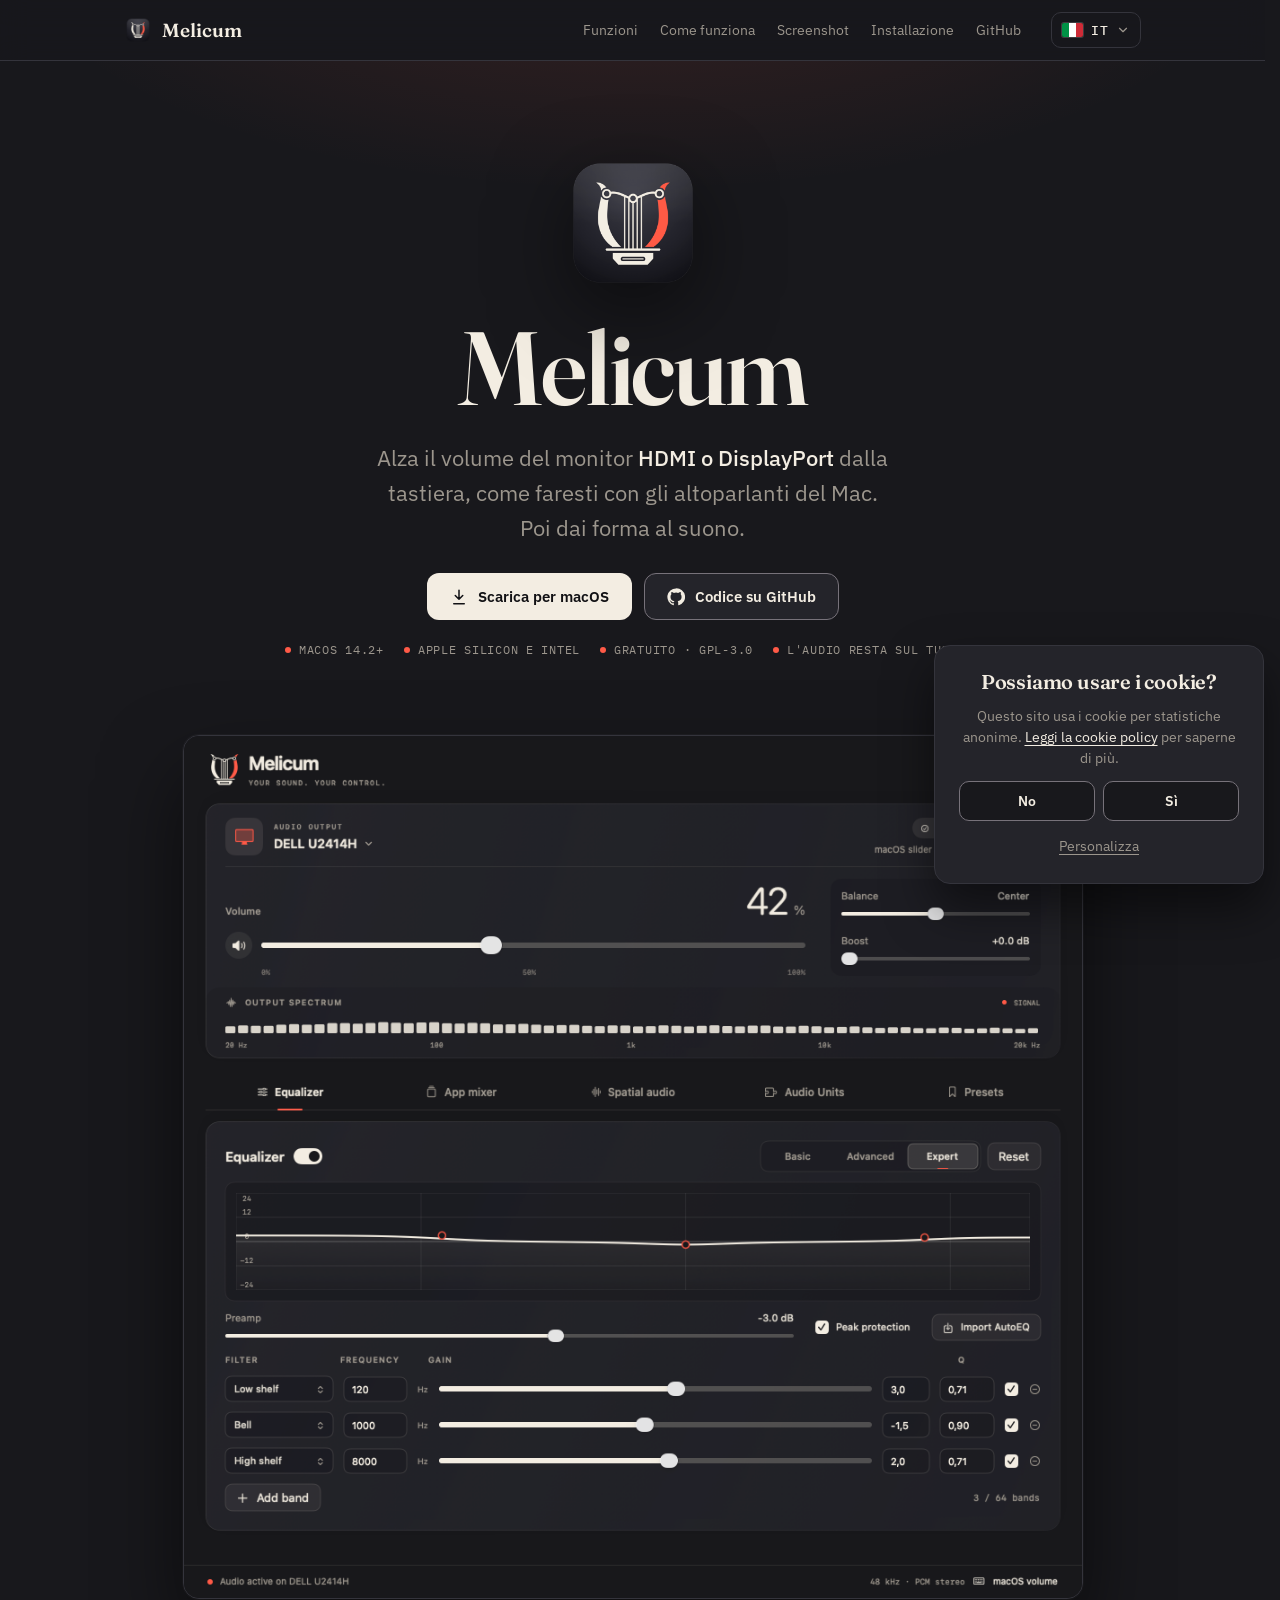
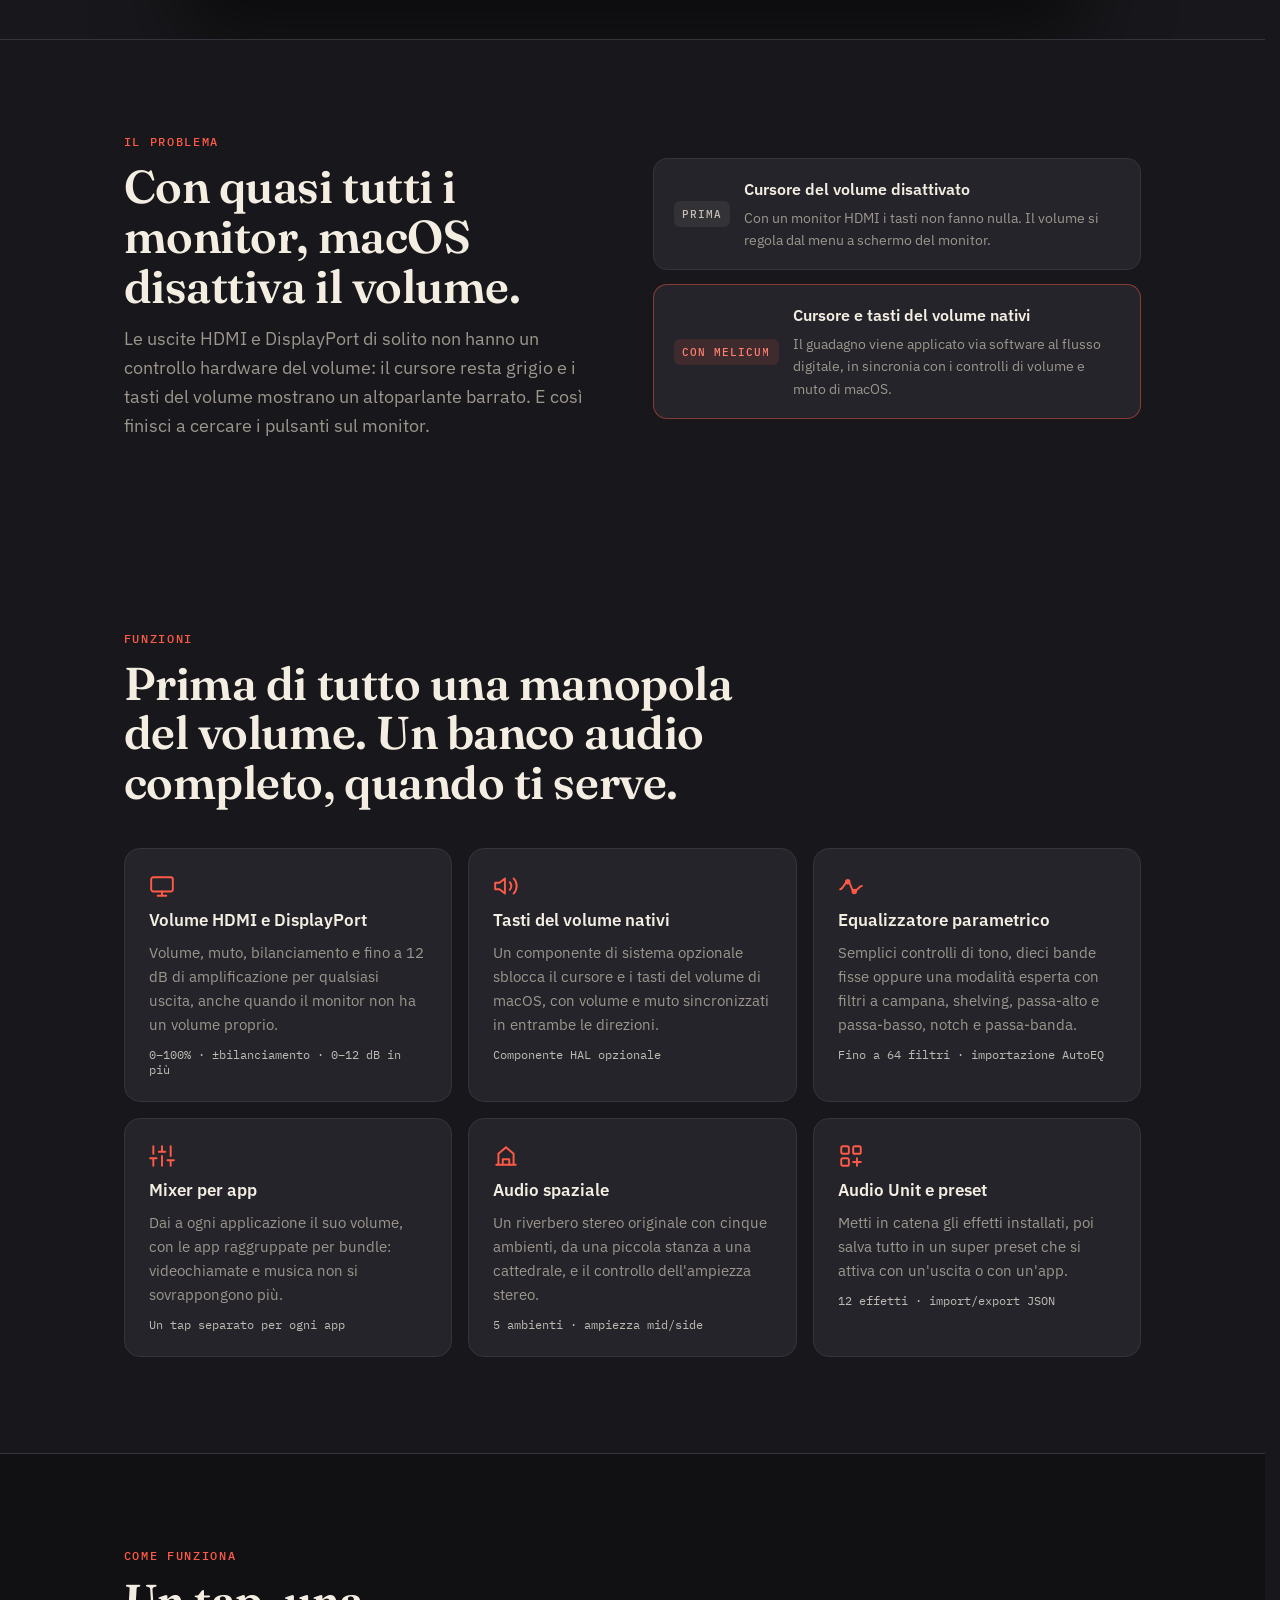
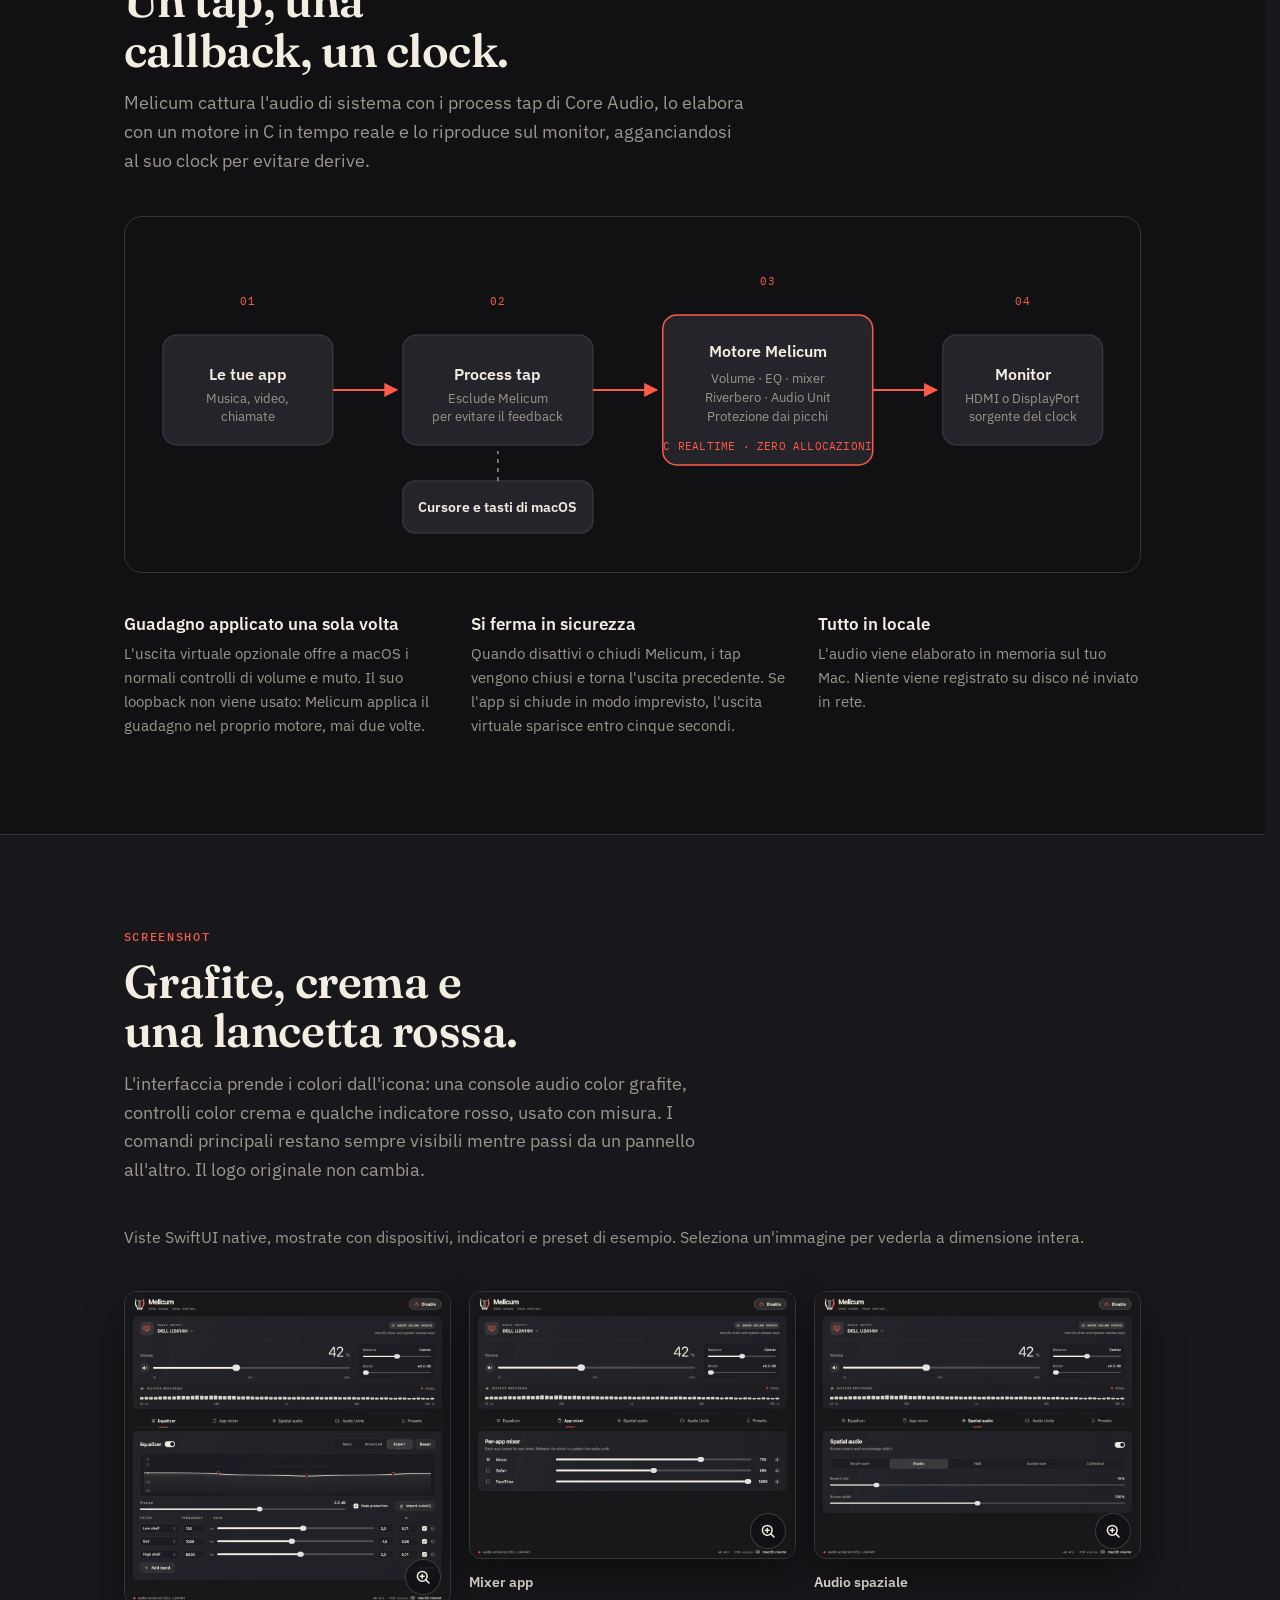
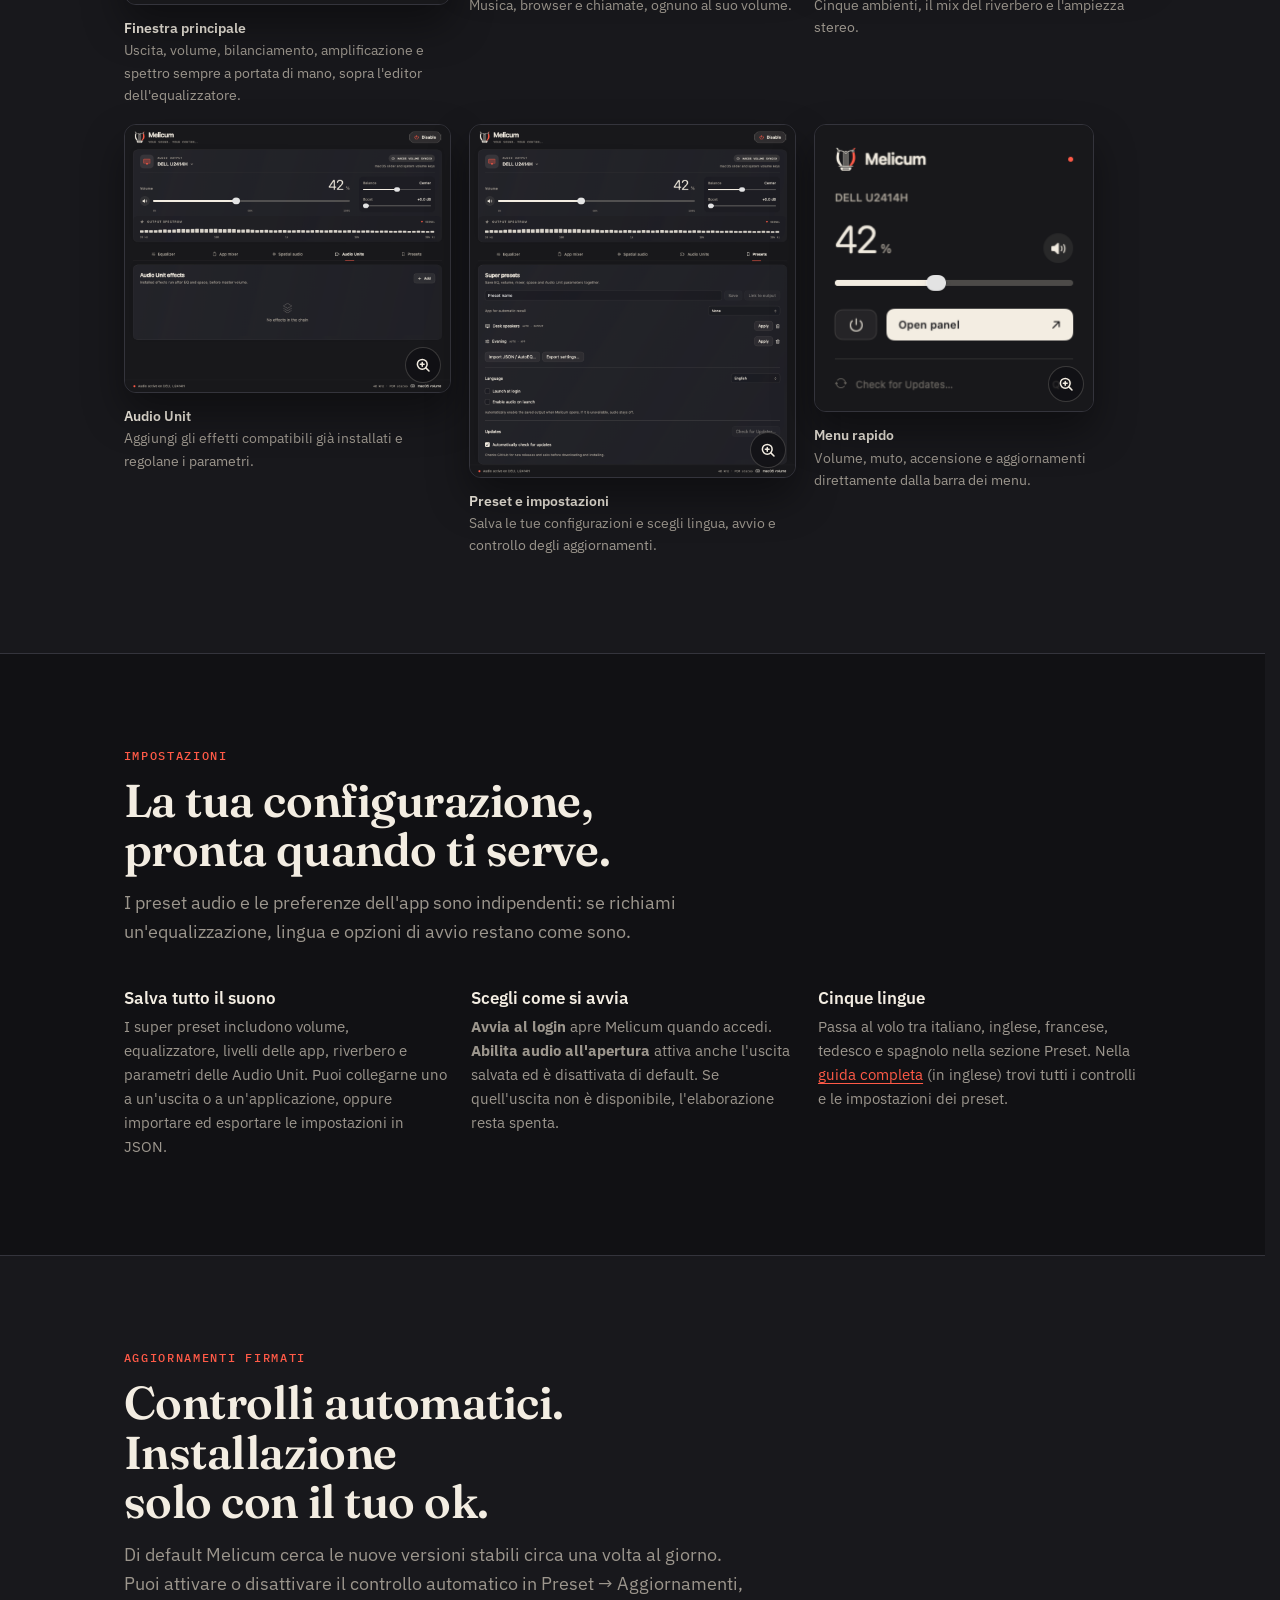
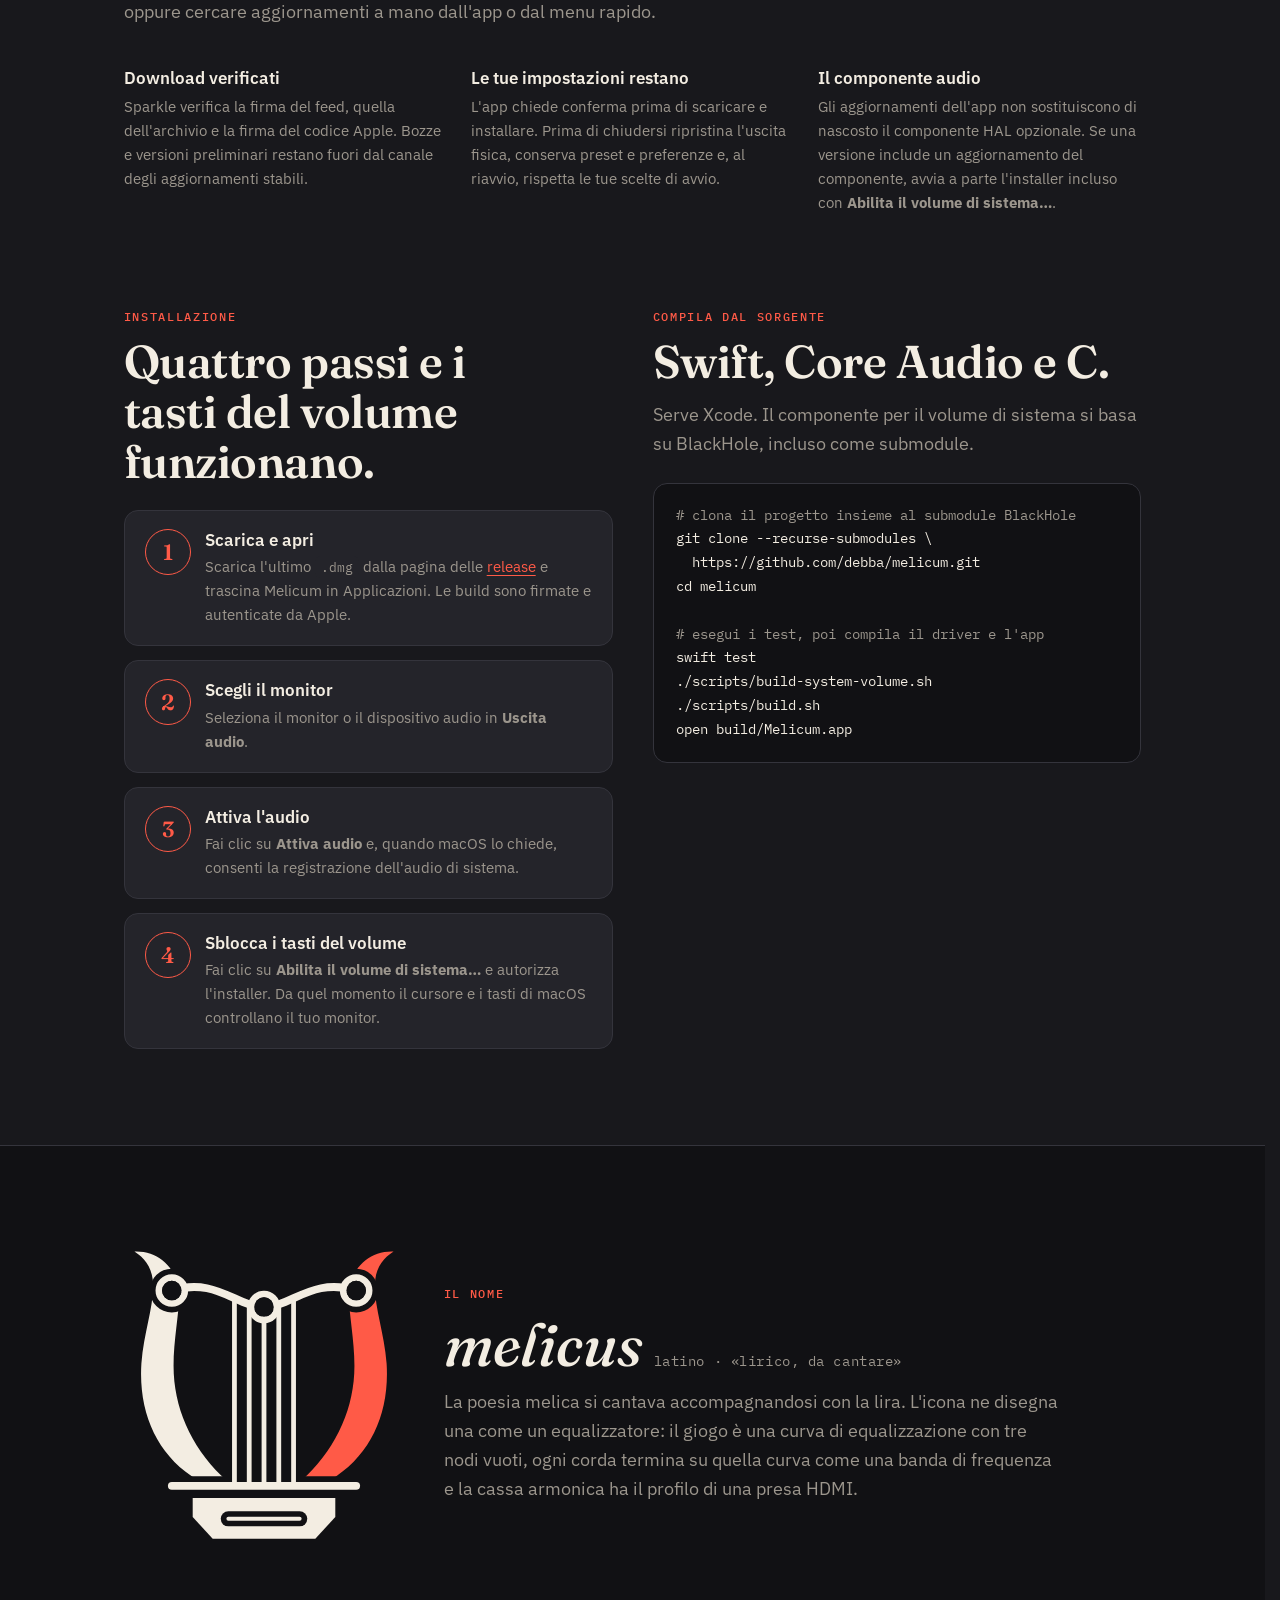
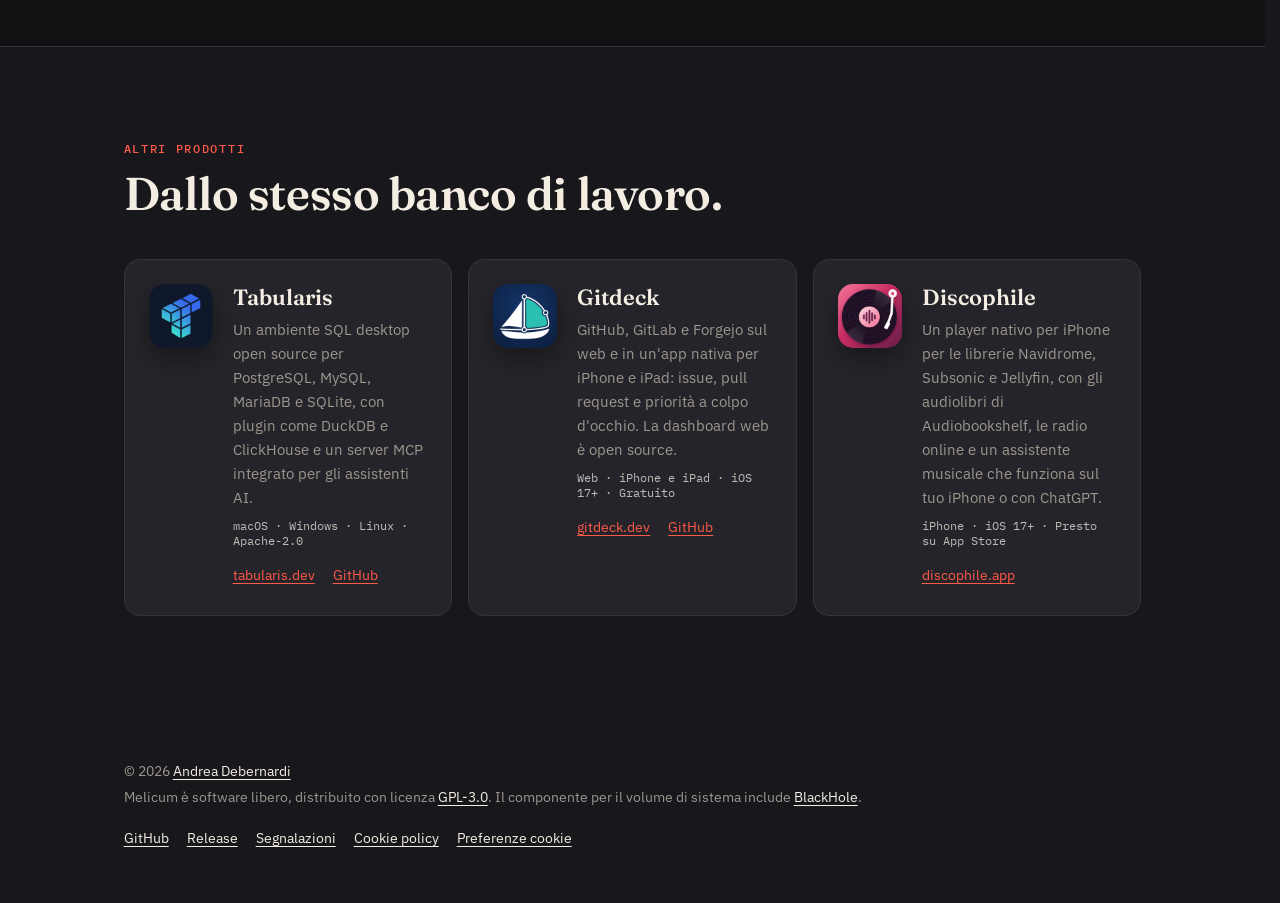
<file: docs/it/index.html>
<!doctype html>
<html lang="it">
<head>
<meta charset="utf-8">
<meta name="viewport" content="width=device-width, initial-scale=1">
<title>Melicum · Volume HDMI e DisplayPort sul Mac</title>
<meta name="description" content="Melicum regola il volume dei monitor HDMI e DisplayPort su macOS, con i tasti del volume nativi, un equalizzatore parametrico, un mixer per app e le Audio Unit. Gratuito e open source.">
<meta name="robots" content="index, follow, max-image-preview:large">
<meta name="author" content="Andrea Debernardi">
<link rel="canonical" href="https://melicum.app/it/">
<link rel="alternate" hreflang="en" href="https://melicum.app/">
<link rel="alternate" hreflang="it" href="https://melicum.app/it/">
<link rel="alternate" hreflang="x-default" href="https://melicum.app/">
<meta property="og:type" content="website">
<meta property="og:site_name" content="Melicum">
<meta property="og:url" content="https://melicum.app/it/">
<meta property="og:title" content="Melicum · Volume HDMI e DisplayPort sul Mac">
<meta property="og:description" content="Usa i tasti del volume del Mac anche con i monitor HDMI e DisplayPort, con equalizzatore, mixer per app e Audio Unit. Gratuito e open source.">
<meta property="og:image" content="https://melicum.app/images/social-card.png">
<meta property="og:image:width" content="1280">
<meta property="og:image:height" content="640">
<meta property="og:image:alt" content="Melicum: volume HDMI e DisplayPort per macOS, accanto alla finestra principale dell'app">
<meta property="og:locale" content="it_IT">
<meta property="og:locale:alternate" content="en_US">
<meta name="twitter:card" content="summary_large_image">
<meta name="twitter:title" content="Melicum · Volume HDMI e DisplayPort sul Mac">
<meta name="twitter:description" content="Usa i tasti del volume del Mac anche con i monitor HDMI e DisplayPort, con equalizzatore, mixer per app e Audio Unit.">
<meta name="twitter:image" content="https://melicum.app/images/social-card.png">
<meta name="twitter:image:alt" content="Melicum: volume HDMI e DisplayPort per macOS, accanto alla finestra principale dell'app">
<meta name="theme-color" content="#18181C">
<meta name="color-scheme" content="dark">
<link rel="icon" href="../favicon.ico" sizes="32x32">
<link rel="icon" href="../favicon.svg" type="image/svg+xml">
<link rel="apple-touch-icon" href="../apple-touch-icon.png">
<script type="application/ld+json">
{
  "@context": "https://schema.org",
  "@type": "SoftwareApplication",
  "name": "Melicum",
  "alternateName": "Melicum, controllo del volume HDMI",
  "description": "Controllo di volume e muto per monitor HDMI e DisplayPort su macOS, con i tasti del volume nativi, un equalizzatore parametrico, un mixer per app, l'audio spaziale e le Audio Unit.",
  "url": "https://melicum.app/it/",
  "applicationCategory": "UtilitiesApplication",
  "applicationSubCategory": "Audio",
  "operatingSystem": "macOS 14.2 o successivo",
  "downloadUrl": "https://github.com/debba/melicum/releases/latest/download/Melicum.dmg",
  "installUrl": "https://github.com/debba/melicum/releases/latest",
  "softwareHelp": "https://github.com/debba/melicum/blob/main/docs/user-guide.md",
  "codeRepository": "https://github.com/debba/melicum",
  "license": "https://www.gnu.org/licenses/gpl-3.0.html",
  "isAccessibleForFree": true,
  "inLanguage": ["en", "it", "fr", "de", "es"],
  "image": "https://melicum.app/images/melicum-icon.png",
  "screenshot": "https://melicum.app/images/main-window.png",
  "featureList": ["Volume e muto per HDMI e DisplayPort", "Tasti del volume nativi di macOS", "Equalizzatore parametrico con importazione AutoEQ", "Mixer del volume per app", "Riverbero per l'audio spaziale", "Effetti Audio Unit", "Aggiornamenti automatici firmati"],
  "offers": { "@type": "Offer", "price": "0", "priceCurrency": "EUR" },
  "author": { "@type": "Person", "name": "Andrea Debernardi", "url": "https://github.com/debba" }
}
</script>
<link rel="preconnect" href="https://fonts.googleapis.com">
<link rel="preconnect" href="https://fonts.gstatic.com" crossorigin>
<link rel="stylesheet" href="https://fonts.googleapis.com/css2?family=Fraunces:opsz,wght@9..144,500;9..144,600&family=IBM+Plex+Sans:wght@400;500;600&family=IBM+Plex+Mono:wght@400;500&display=swap">
<link rel="stylesheet" href="../site.css">
<link rel="stylesheet" href="../lang.css">
<link rel="stylesheet" href="../consent.css">
<script>document.documentElement.classList.add("js");</script>
<script src="../consent.js" defer></script>
<script src="../lang.js" defer></script>
</head>
<body>
<svg class="sprite" aria-hidden="true" style="display: none;"><symbol id="flag-en" viewBox="0 0 60 30"><clipPath id="uk-s"><path d="M0 0v30h60V0z"/></clipPath><clipPath id="uk-t"><path d="M30 15h30v15zv15H0zH0V0zV0h30z"/></clipPath><g clip-path="url(#uk-s)"><path d="M0 0v30h60V0z" fill="#012169"/><path d="m0 0 60 30m0-30L0 30" stroke="#FFFFFF" stroke-width="6"/><path d="m0 0 60 30m0-30L0 30" clip-path="url(#uk-t)" stroke="#C8102E" stroke-width="4"/><path d="M30 0v30M0 15h60" stroke="#FFFFFF" stroke-width="10"/><path d="M30 0v30M0 15h60" stroke="#C8102E" stroke-width="6"/></g></symbol><symbol id="flag-it" viewBox="0 0 3 2"><path fill="#009246" d="M0 0h1v2H0z"/><path fill="#FFFFFF" d="M1 0h1v2H1z"/><path fill="#CE2B37" d="M2 0h1v2H2z"/></symbol></svg>

<a class="skip" href="#main">Vai al contenuto</a>

<header>
<nav aria-label="Principale">
  <div class="wrap">
    <a class="brand" href="#top"><img src="../images/melicum-icon.png" alt="">Melicum</a>
    <button class="menu-toggle" type="button" aria-expanded="false" aria-controls="nav-links">
      <svg class="open" viewBox="0 0 24 24" fill="none" stroke="currentColor" stroke-width="1.8" stroke-linecap="round" aria-hidden="true"><path d="M4 7h16M4 12h16M4 17h16"/></svg>
      <svg class="close" viewBox="0 0 24 24" fill="none" stroke="currentColor" stroke-width="1.8" stroke-linecap="round" aria-hidden="true"><path d="m6 6 12 12M18 6 6 18"/></svg>
      <span class="sr-only">Menu</span>
    </button>
    <ul class="nav-links" id="nav-links">
      <li><a href="#features">Funzioni</a></li>
      <li><a href="#how">Come funziona</a></li>
      <li><a href="#screenshots">Screenshot</a></li>
      <li><a href="#install">Installazione</a></li>
      <li><a href="https://github.com/debba/melicum">GitHub</a></li>
    </ul>
    <details class="lang">
      <summary><svg class="flag" aria-hidden="true"><use href="#flag-it"/></svg>IT<span class="sr-only">, lingua: Italiano</span><svg class="chevron" viewBox="0 0 24 24" fill="none" stroke="currentColor" stroke-width="2" stroke-linecap="round" stroke-linejoin="round" aria-hidden="true"><path d="m6 9 6 6 6-6"/></svg></summary>
      <ul class="lang-menu">
        <li><a href="../" hreflang="en" lang="en"><svg class="flag" aria-hidden="true"><use href="#flag-en"/></svg>English<svg class="check" viewBox="0 0 24 24" fill="none" stroke="currentColor" stroke-width="2.2" stroke-linecap="round" stroke-linejoin="round" aria-hidden="true"><path d="m5 12.5 4.5 4.5L19 7.5"/></svg></a></li>
        <li><a href="./" hreflang="it" lang="it" aria-current="page"><svg class="flag" aria-hidden="true"><use href="#flag-it"/></svg>Italiano<svg class="check" viewBox="0 0 24 24" fill="none" stroke="currentColor" stroke-width="2.2" stroke-linecap="round" stroke-linejoin="round" aria-hidden="true"><path d="m5 12.5 4.5 4.5L19 7.5"/></svg></a></li>
      </ul>
    </details>
  </div>
</nav>
</header>

<main id="main" tabindex="-1">
<section class="hero" id="top" aria-labelledby="title">
  <div class="wrap">
    <img class="icon" src="../images/melicum-icon.png" alt="Icona di Melicum: una lira con il giogo a forma di curva di equalizzazione e la cassa armonica a forma di presa HDMI">
    <h1 id="title">Melicum</h1>
    <p class="lede">Alza il volume del monitor <b>HDMI o DisplayPort</b> dalla tastiera, come faresti con gli altoparlanti del Mac. Poi dai forma al suono.</p>
    <div class="cta">
      <a class="btn primary" href="https://github.com/debba/melicum/releases/latest/download/Melicum.dmg">
        <svg viewBox="0 0 24 24" fill="none" stroke="currentColor" stroke-width="2" stroke-linecap="round" stroke-linejoin="round" aria-hidden="true"><path d="M12 3v12M7 10l5 5 5-5M5 21h14"/></svg>
        Scarica per macOS
      </a>
      <a class="btn ghost" href="https://github.com/debba/melicum">
        <svg viewBox="0 0 24 24" fill="currentColor" aria-hidden="true"><path d="M12 .5a11.5 11.5 0 0 0-3.64 22.41c.58.1.79-.25.79-.56v-2c-3.2.7-3.88-1.37-3.88-1.37-.53-1.33-1.28-1.69-1.28-1.69-1.05-.71.08-.7.08-.7 1.16.08 1.77 1.19 1.77 1.19 1.03 1.77 2.71 1.26 3.37.96.1-.75.4-1.26.73-1.55-2.55-.29-5.24-1.28-5.24-5.69 0-1.26.45-2.29 1.19-3.09-.12-.29-.52-1.46.11-3.05 0 0 .97-.31 3.17 1.18a11 11 0 0 1 5.77 0c2.2-1.49 3.17-1.18 3.17-1.18.63 1.59.23 2.76.11 3.05.74.8 1.19 1.83 1.19 3.09 0 4.42-2.69 5.39-5.26 5.68.41.36.78 1.06.78 2.14v3.17c0 .31.21.67.8.56A11.5 11.5 0 0 0 12 .5Z"/></svg>
        Codice su GitHub
      </a>
    </div>
    <ul class="facts" role="list" aria-label="In breve"><li>macOS 14.2+</li><li>Apple silicon e Intel</li><li>Gratuito · GPL-3.0</li><li>L'audio resta sul tuo Mac</li></ul>
    <img class="window" src="../images/main-window.png" width="1000" height="960" fetchpriority="high" alt="Finestra principale di Melicum: uscita audio impostata su un monitor Dell collegato via HDMI, volume al 42 per cento, bilanciamento, amplificazione, spettro in uscita ed equalizzatore">
  </div>
</section>

<section class="problem" aria-labelledby="problem-title">
  <div class="wrap split">
    <div class="head">
      <div class="eyebrow">Il problema</div>
      <h2 id="problem-title">Con quasi tutti i monitor, macOS disattiva il volume.</h2>
      <p>Le uscite HDMI e DisplayPort di solito non hanno un controllo hardware del volume: il cursore resta grigio e i tasti del volume mostrano un altoparlante barrato. E così finisci a cercare i pulsanti sul monitor.</p>
    </div>
    <div class="vs">
      <div class="before"><span class="tag">Prima</span><b>Cursore del volume disattivato</b><span class="d">Con un monitor HDMI i tasti non fanno nulla. Il volume si regola dal menu a schermo del monitor.</span></div>
      <div class="after"><span class="tag">Con Melicum</span><b>Cursore e tasti del volume nativi</b><span class="d">Il guadagno viene applicato via software al flusso digitale, in sincronia con i controlli di volume e muto di macOS.</span></div>
    </div>
  </div>
</section>

<section id="features" aria-labelledby="features-title">
  <div class="wrap">
    <div class="head">
      <div class="eyebrow">Funzioni</div>
      <h2 id="features-title">Prima di tutto una manopola del volume. Un banco audio completo, quando ti serve.</h2>
    </div>
    <div class="grid">
      <article class="card">
        <svg viewBox="0 0 24 24" fill="none" stroke="currentColor" stroke-width="1.8" stroke-linecap="round" stroke-linejoin="round" aria-hidden="true"><rect x="2" y="4" width="20" height="13" rx="2"/><path d="M8 21h8M12 17v4"/></svg>
        <h3>Volume HDMI e DisplayPort</h3>
        <p>Volume, muto, bilanciamento e fino a 12 dB di amplificazione per qualsiasi uscita, anche quando il monitor non ha un volume proprio.</p>
        <span class="spec">0–100% · ±bilanciamento · 0–12 dB in più</span>
      </article>
      <article class="card">
        <svg viewBox="0 0 24 24" fill="none" stroke="currentColor" stroke-width="1.8" stroke-linecap="round" stroke-linejoin="round" aria-hidden="true"><path d="M11 5 6 9H2v6h4l5 4V5Z"/><path d="M15.5 8.5a5 5 0 0 1 0 7M19 5a10 10 0 0 1 0 14"/></svg>
        <h3>Tasti del volume nativi</h3>
        <p>Un componente di sistema opzionale sblocca il cursore e i tasti del volume di macOS, con volume e muto sincronizzati in entrambe le direzioni.</p>
        <span class="spec">Componente HAL opzionale</span>
      </article>
      <article class="card">
        <svg viewBox="0 0 24 24" fill="none" stroke="currentColor" stroke-width="1.8" stroke-linecap="round" stroke-linejoin="round" aria-hidden="true"><path d="M2 15c3 0 4-7 7-7s3 9 6 9 4-5 7-5"/><circle cx="9" cy="8" r="1.6"/><circle cx="15" cy="17" r="1.6"/></svg>
        <h3>Equalizzatore parametrico</h3>
        <p>Semplici controlli di tono, dieci bande fisse oppure una modalità esperta con filtri a campana, shelving, passa-alto e passa-basso, notch e passa-banda.</p>
        <span class="spec">Fino a 64 filtri · importazione AutoEQ</span>
      </article>
      <article class="card">
        <svg viewBox="0 0 24 24" fill="none" stroke="currentColor" stroke-width="1.8" stroke-linecap="round" stroke-linejoin="round" aria-hidden="true"><path d="M4 21V14M4 10V3M12 21V12M12 8V3M20 21V16M20 12V3M1 14h6M9 8h6M17 16h6"/></svg>
        <h3>Mixer per app</h3>
        <p>Dai a ogni applicazione il suo volume, con le app raggruppate per bundle: videochiamate e musica non si sovrappongono più.</p>
        <span class="spec">Un tap separato per ogni app</span>
      </article>
      <article class="card">
        <svg viewBox="0 0 24 24" fill="none" stroke="currentColor" stroke-width="1.8" stroke-linecap="round" stroke-linejoin="round" aria-hidden="true"><path d="M3 20h18M5 20V10l7-6 7 6v10"/><path d="M9 20v-5h6v5"/></svg>
        <h3>Audio spaziale</h3>
        <p>Un riverbero stereo originale con cinque ambienti, da una piccola stanza a una cattedrale, e il controllo dell'ampiezza stereo.</p>
        <span class="spec">5 ambienti · ampiezza mid/side</span>
      </article>
      <article class="card">
        <svg viewBox="0 0 24 24" fill="none" stroke="currentColor" stroke-width="1.8" stroke-linecap="round" stroke-linejoin="round" aria-hidden="true"><rect x="3" y="3" width="7" height="7" rx="1.5"/><rect x="14" y="3" width="7" height="7" rx="1.5"/><rect x="3" y="14" width="7" height="7" rx="1.5"/><path d="M17.5 14v7M14 17.5h7"/></svg>
        <h3>Audio Unit e preset</h3>
        <p>Metti in catena gli effetti installati, poi salva tutto in un super preset che si attiva con un'uscita o con un'app.</p>
        <span class="spec">12 effetti · import/export JSON</span>
      </article>
    </div>
  </div>
</section>

<section id="how" class="how" aria-labelledby="how-title">
  <div class="wrap">
    <div class="head">
      <div class="eyebrow">Come funziona</div>
      <h2 id="how-title">Un tap, una callback, un clock.</h2>
      <p>Melicum cattura l'audio di sistema con i process tap di Core Audio, lo elabora con un motore in C in tempo reale e lo riproduce sul monitor, agganciandosi al suo clock per evitare derive.</p>
    </div>
    <div class="flow">
      <svg aria-hidden="true" focusable="false" viewBox="0 0 960 300" xmlns="http://www.w3.org/2000/svg" font-family="IBM Plex Sans, sans-serif">
        <defs><marker id="arrow" viewBox="0 0 10 10" refX="9" refY="5" markerWidth="7" markerHeight="7" orient="auto"><path d="M0 0 10 5 0 10z" fill="#FF5A47"/></marker></defs>
        <g fill="#24242A" stroke="#34343C" stroke-width="1.5">
          <rect x="10" y="90" width="170" height="110" rx="14"/>
          <rect x="250" y="90" width="190" height="110" rx="14"/>
          <rect x="510" y="70" width="210" height="150" rx="14" stroke="#FF5A47"/>
          <rect x="790" y="90" width="160" height="110" rx="14"/>
          <rect x="250" y="236" width="190" height="52" rx="12"/>
        </g>
        <g fill="none" stroke="#FF5A47" stroke-width="2" marker-end="url(#arrow)">
          <path d="M180 145H244"/><path d="M440 145H504"/><path d="M720 145H784"/>
        </g>
        <path d="M345 236V206" stroke="#9C968D" stroke-width="1.5" stroke-dasharray="4 5" fill="none"/>
        <g fill="#F3EDE2" font-weight="600" font-size="16" text-anchor="middle">
          <text x="95" y="135">Le tue app</text>
          <text x="345" y="135">Process tap</text>
          <text x="615" y="112">Motore Melicum</text>
          <text x="870" y="135">Monitor</text>
          <text x="345" y="267" font-size="14">Cursore e tasti di macOS</text>
        </g>
        <g fill="#9C968D" font-size="13" text-anchor="middle">
          <text x="95" y="158">Musica, video,</text>
          <text x="95" y="176">chiamate</text>
          <text x="345" y="158">Esclude Melicum</text>
          <text x="345" y="176">per evitare il feedback</text>
          <text x="615" y="138">Volume · EQ · mixer</text>
          <text x="615" y="157">Riverbero · Audio Unit</text>
          <text x="615" y="176">Protezione dai picchi</text>
          <text x="870" y="158">HDMI o DisplayPort</text>
          <text x="870" y="176">sorgente del clock</text>
        </g>
        <g font-family="IBM Plex Mono, monospace" font-size="11" fill="#FF5A47" text-anchor="middle" letter-spacing="1">
          <text x="615" y="205" letter-spacing=".2">C REALTIME · ZERO ALLOCAZIONI</text>
          <text x="95" y="60">01</text><text x="345" y="60">02</text><text x="615" y="40">03</text><text x="870" y="60">04</text>
        </g>
      </svg>
      <ol class="flow-list" role="list" aria-label="Percorso dell'audio">
        <li><b>Le tue app</b><span>Musica, video e chiamate vengono riprodotti sull'uscita Melicum.</span></li>
        <li><b>Process tap</b><span>Core Audio li cattura, escludendo Melicum stesso per evitare il feedback. Il cursore e i tasti del volume di macOS controllano questa uscita.</span></li>
        <li class="engine"><b>Motore Melicum</b><span>C in tempo reale, senza allocazioni di memoria: volume, equalizzatore, mixer, riverbero, Audio Unit e protezione dai picchi.</span></li>
        <li><b>Monitor</b><span>L'uscita HDMI o DisplayPort riproduce il risultato e fornisce il clock.</span></li>
      </ol>
    </div>
    <div class="notes">
      <div><h3>Guadagno applicato una sola volta</h3><p>L'uscita virtuale opzionale offre a macOS i normali controlli di volume e muto. Il suo loopback non viene usato: Melicum applica il guadagno nel proprio motore, mai due volte.</p></div>
      <div><h3>Si ferma in sicurezza</h3><p>Quando disattivi o chiudi Melicum, i tap vengono chiusi e torna l'uscita precedente. Se l'app si chiude in modo imprevisto, l'uscita virtuale sparisce entro cinque secondi.</p></div>
      <div><h3>Tutto in locale</h3><p>L'audio viene elaborato in memoria sul tuo Mac. Niente viene registrato su disco né inviato in rete.</p></div>
    </div>
  </div>
</section>

<section id="screenshots" aria-labelledby="shots-title">
  <div class="wrap">
    <div class="head">
      <div class="eyebrow">Screenshot</div>
      <h2 id="shots-title">Grafite, crema e una lancetta rossa.</h2>
      <p>L'interfaccia prende i colori dall'icona: una console audio color grafite, controlli color crema e qualche indicatore rosso, usato con misura. I comandi principali restano sempre visibili mentre passi da un pannello all'altro. Il logo originale non cambia.</p>
    </div>
    <p class="muted">Viste SwiftUI native, mostrate con dispositivi, indicatori e preset di esempio. Seleziona un'immagine per vederla a dimensione intera.</p>
    <div class="gallery">
      <figure><a href="../images/main-window.png"><img src="../images/main-window.png" width="1000" height="960" loading="lazy" alt="Console principale ridisegnata ed equalizzatore in modalità esperta"></a><figcaption><b>Finestra principale</b>Uscita, volume, bilanciamento, amplificazione e spettro sempre a portata di mano, sopra l'editor dell'equalizzatore.</figcaption></figure>
      <figure><a href="../images/app-mixer.png"><img src="../images/app-mixer.png" width="1000" height="820" loading="lazy" alt="Controlli di volume e muto indipendenti per ogni applicazione"></a><figcaption><b>Mixer app</b>Musica, browser e chiamate, ognuno al suo volume.</figcaption></figure>
      <figure><a href="../images/spatial-audio.png"><img src="../images/spatial-audio.png" width="1000" height="820" loading="lazy" alt="Interruttore dell'audio spaziale, selettore dell'ambiente, mix del riverbero e ampiezza stereo"></a><figcaption><b>Audio spaziale</b>Cinque ambienti, il mix del riverbero e l'ampiezza stereo.</figcaption></figure>
      <figure><a href="../images/audio-units.png"><img src="../images/audio-units.png" width="1000" height="820" loading="lazy" alt="Pannello degli effetti Audio Unit con il comando per aggiungere un effetto"></a><figcaption><b>Audio Unit</b>Aggiungi gli effetti compatibili già installati e regolane i parametri.</figcaption></figure>
      <figure><a href="../images/presets.png"><img src="../images/presets.png" width="1000" height="1080" loading="lazy" alt="Preset salvati, lingua, avvio e preferenze per gli aggiornamenti automatici"></a><figcaption><b>Preset e impostazioni</b>Salva le tue configurazioni e scegli lingua, avvio e controllo degli aggiornamenti.</figcaption></figure>
      <figure><a href="../images/menu-bar.png"><img src="../images/menu-bar.png" width="280" height="288" loading="lazy" alt="Pannello compatto nella barra dei menu con il volume principale e il comando Apri pannello"></a><figcaption><b>Menu rapido</b>Volume, muto, accensione e aggiornamenti direttamente dalla barra dei menu.</figcaption></figure>
    </div>
  </div>
</section>

<section id="settings" class="how" aria-labelledby="settings-title">
  <div class="wrap">
    <div class="head">
      <div class="eyebrow">Impostazioni</div>
      <h2 id="settings-title">La tua configurazione, pronta quando ti serve.</h2>
      <p>I preset audio e le preferenze dell'app sono indipendenti: se richiami un'equalizzazione, lingua e opzioni di avvio restano come sono.</p>
    </div>
    <div class="notes">
      <div><h3>Salva tutto il suono</h3><p>I super preset includono volume, equalizzatore, livelli delle app, riverbero e parametri delle Audio Unit. Puoi collegarne uno a un'uscita o a un'applicazione, oppure importare ed esportare le impostazioni in JSON.</p></div>
      <div><h3>Scegli come si avvia</h3><p><b>Avvia al login</b> apre Melicum quando accedi. <b>Abilita audio all'apertura</b> attiva anche l'uscita salvata ed è disattivata di default. Se quell'uscita non è disponibile, l'elaborazione resta spenta.</p></div>
      <div><h3>Cinque lingue</h3><p>Passa al volo tra italiano, inglese, francese, tedesco e spagnolo nella sezione Preset. Nella <a href="https://github.com/debba/melicum/blob/main/docs/user-guide.md" hreflang="en">guida completa</a> (in inglese) trovi tutti i controlli e le impostazioni dei preset.</p></div>
    </div>
  </div>
</section>

<section id="updates" aria-labelledby="updates-title">
  <div class="wrap">
    <div class="head">
      <div class="eyebrow">Aggiornamenti firmati</div>
      <h2 id="updates-title">Controlli automatici. Installazione solo con il tuo ok.</h2>
      <p>Di default Melicum cerca le nuove versioni stabili circa una volta al giorno. Puoi attivare o disattivare il controllo automatico in Preset → Aggiornamenti, oppure cercare aggiornamenti a mano dall'app o dal menu rapido.</p>
    </div>
    <div class="notes">
      <div><h3>Download verificati</h3><p>Sparkle verifica la firma del feed, quella dell'archivio e la firma del codice Apple. Bozze e versioni preliminari restano fuori dal canale degli aggiornamenti stabili.</p></div>
      <div><h3>Le tue impostazioni restano</h3><p>L'app chiede conferma prima di scaricare e installare. Prima di chiudersi ripristina l'uscita fisica, conserva preset e preferenze e, al riavvio, rispetta le tue scelte di avvio.</p></div>
      <div><h3>Il componente audio</h3><p>Gli aggiornamenti dell'app non sostituiscono di nascosto il componente HAL opzionale. Se una versione include un aggiornamento del componente, avvia a parte l'installer incluso con <b>Abilita il volume di sistema…</b>.</p></div>
    </div>
  </div>
</section>

<section id="install" style="padding-top: 0;" aria-labelledby="install-title">
  <div class="wrap split" style="align-items: start;">
    <div style="display: grid; gap: 24px;">
      <div class="head">
        <div class="eyebrow">Installazione</div>
        <h2 id="install-title">Quattro passi e i tasti del volume funzionano.</h2>
      </div>
      <ol class="steps" role="list">
        <li><div><h3>Scarica e apri</h3><p>Scarica l'ultimo <code>.dmg</code> dalla pagina delle <a href="https://github.com/debba/melicum/releases/latest">release</a> e trascina Melicum in Applicazioni. Le build sono firmate e autenticate da Apple.</p></div></li>
        <li><div><h3>Scegli il monitor</h3><p>Seleziona il monitor o il dispositivo audio in <b>Uscita audio</b>.</p></div></li>
        <li><div><h3>Attiva l'audio</h3><p>Fai clic su <b>Attiva audio</b> e, quando macOS lo chiede, consenti la registrazione dell'audio di sistema.</p></div></li>
        <li><div><h3>Sblocca i tasti del volume</h3><p>Fai clic su <b>Abilita il volume di sistema…</b> e autorizza l'installer. Da quel momento il cursore e i tasti di macOS controllano il tuo monitor.</p></div></li>
      </ol>
    </div>
    <div style="display: grid; gap: 24px;">
      <div class="head">
        <div class="eyebrow">Compila dal sorgente</div>
        <h2>Swift, Core Audio e C.</h2>
        <p>Serve Xcode. Il componente per il volume di sistema si basa su BlackHole, incluso come submodule.</p>
      </div>
<pre><span class="c"># clona il progetto insieme al submodule BlackHole</span>
git clone --recurse-submodules \
  https://github.com/debba/melicum.git
cd melicum

<span class="c"># esegui i test, poi compila il driver e l'app</span>
swift test
./scripts/build-system-volume.sh
./scripts/build.sh
open build/Melicum.app</pre>
    </div>
  </div>
</section>

<section class="name" aria-labelledby="name-title">
  <div class="wrap split">
    <img src="../images/melicum-mark.svg" width="280" height="308" alt="Il simbolo di Melicum, una lira color crema e rosso">
    <div class="head">
      <div class="eyebrow">Il nome</div>
      <h2 class="word" id="name-title"><span lang="la">melicus</span><small>latino · «lirico, da cantare»</small></h2>
      <p>La poesia melica si cantava accompagnandosi con la lira. L'icona ne disegna una come un equalizzatore: il giogo è una curva di equalizzazione con tre nodi vuoti, ogni corda termina su quella curva come una banda di frequenza e la cassa armonica ha il profilo di una presa HDMI.</p>
    </div>
  </div>
</section>

<section id="more" aria-labelledby="more-title">
  <div class="wrap">
    <div class="head">
      <div class="eyebrow">Altri prodotti</div>
      <h2 id="more-title">Dallo stesso banco di lavoro.</h2>
    </div>
    <div class="products">
      <article class="product">
        <img src="../images/tabularis-icon.png" width="64" height="64" alt="">
        <h3><a href="https://tabularis.dev">Tabularis</a></h3>
        <p>Un ambiente SQL desktop open source per PostgreSQL, MySQL, MariaDB e SQLite, con plugin come DuckDB e ClickHouse e un server MCP integrato per gli assistenti AI.</p>
        <span class="spec">macOS · Windows · Linux · Apache-2.0</span>
        <p class="links"><a href="https://tabularis.dev">tabularis.dev</a><a href="https://github.com/TabularisDB/tabularis">GitHub</a></p>
      </article>
      <article class="product">
        <img src="../images/gitdeck-icon.png" width="64" height="64" alt="">
        <h3><a href="https://gitdeck.dev/">Gitdeck</a></h3>
        <p>GitHub, GitLab e Forgejo sul web e in un'app nativa per iPhone e iPad: issue, pull request e priorità a colpo d'occhio. La dashboard web è open source.</p>
        <span class="spec">Web · iPhone e iPad · iOS 17+ · Gratuito</span>
        <p class="links"><a href="https://gitdeck.dev/">gitdeck.dev</a><a href="https://github.com/debba/gitdeck">GitHub</a></p>
      </article>
      <article class="product">
        <img src="../images/discophile-icon.png" width="64" height="64" alt="">
        <h3><a href="https://discophile.app">Discophile</a></h3>
        <p>Un player nativo per iPhone per le librerie Navidrome, Subsonic e Jellyfin, con gli audiolibri di Audiobookshelf, le radio online e un assistente musicale che funziona sul tuo iPhone o con ChatGPT.</p>
        <span class="spec">iPhone · iOS 17+ · Presto su App Store</span>
        <p class="links"><a href="https://discophile.app">discophile.app</a></p>
      </article>
    </div>
  </div>
</section>
</main>

<footer>
  <div class="wrap">
    <div class="legal">
      <p>© 2026 <a href="https://debbaweb.it">Andrea Debernardi</a></p>
      <p>Melicum è software libero, distribuito con licenza <a href="https://github.com/debba/melicum/blob/main/LICENSE">GPL-3.0</a>. Il componente per il volume di sistema include <a href="https://github.com/ExistentialAudio/BlackHole">BlackHole</a>.</p>
    </div>
    <ul aria-label="Link del progetto"><li><a href="https://github.com/debba/melicum">GitHub</a></li><li><a href="https://github.com/debba/melicum/releases">Release</a></li><li><a href="https://github.com/debba/melicum/issues">Segnalazioni</a></li><li><a href="cookie-policy/">Cookie policy</a></li><li><button class="manage-cookies" type="button" data-manage-cookies>Preferenze cookie</button></li></ul>
  </div>
</footer>

<dialog class="lightbox" aria-labelledby="lb-title">
  <div class="lb-bg"></div>
  <div class="lb-bar lb-ui">
    <span class="lb-count"></span>
    <button class="lb-btn lb-zoom" type="button" aria-pressed="false" aria-label="Ingrandisci">
      <svg class="in" viewBox="0 0 24 24" fill="none" stroke="currentColor" stroke-width="2" stroke-linecap="round" aria-hidden="true"><circle cx="11" cy="11" r="6.5"/><path d="m20 20-4.2-4.2M11 8.5v5M8.5 11h5"/></svg>
      <svg class="out" viewBox="0 0 24 24" fill="none" stroke="currentColor" stroke-width="2" stroke-linecap="round" aria-hidden="true"><circle cx="11" cy="11" r="6.5"/><path d="m20 20-4.2-4.2M8.5 11h5"/></svg>
    </button>
    <button class="lb-btn lb-close" type="button" aria-label="Chiudi" autofocus>
      <svg viewBox="0 0 24 24" fill="none" stroke="currentColor" stroke-width="2" stroke-linecap="round" aria-hidden="true"><path d="m6 6 12 12M18 6 6 18"/></svg>
    </button>
  </div>
  <div class="lb-stage"><img class="lb-img" alt="" draggable="false"></div>
  <div class="lb-spinner" aria-hidden="true"></div>
  <button class="lb-btn lb-prev lb-ui" type="button" aria-label="Screenshot precedente">
    <svg viewBox="0 0 24 24" fill="none" stroke="currentColor" stroke-width="2" stroke-linecap="round" stroke-linejoin="round" aria-hidden="true"><path d="m15 5-7 7 7 7"/></svg>
  </button>
  <button class="lb-btn lb-next lb-ui" type="button" aria-label="Screenshot successivo">
    <svg viewBox="0 0 24 24" fill="none" stroke="currentColor" stroke-width="2" stroke-linecap="round" stroke-linejoin="round" aria-hidden="true"><path d="m9 5 7 7-7 7"/></svg>
  </button>
  <p class="lb-caption lb-ui" aria-live="polite"><b id="lb-title"></b><span class="lb-text"></span></p>
</dialog>

<script type="module" src="../site.js"></script>

</body>
</html>
</file>
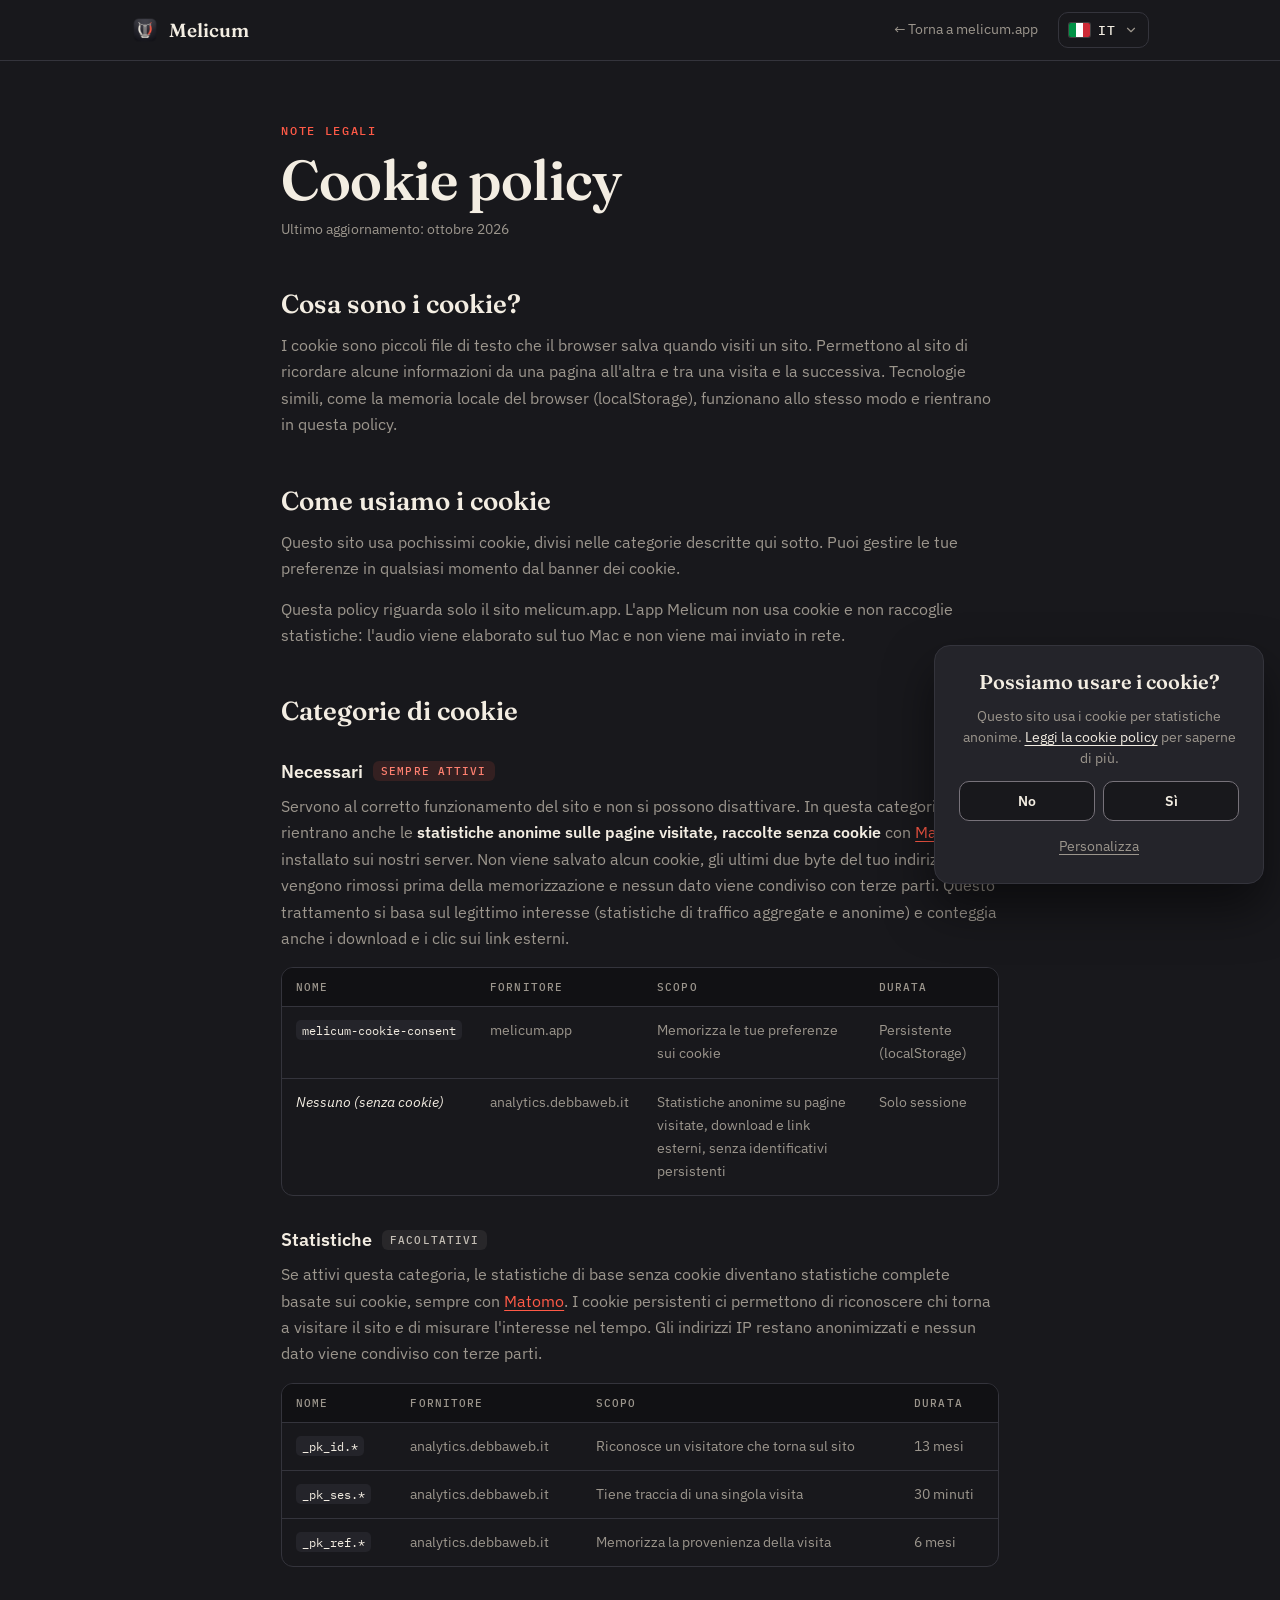
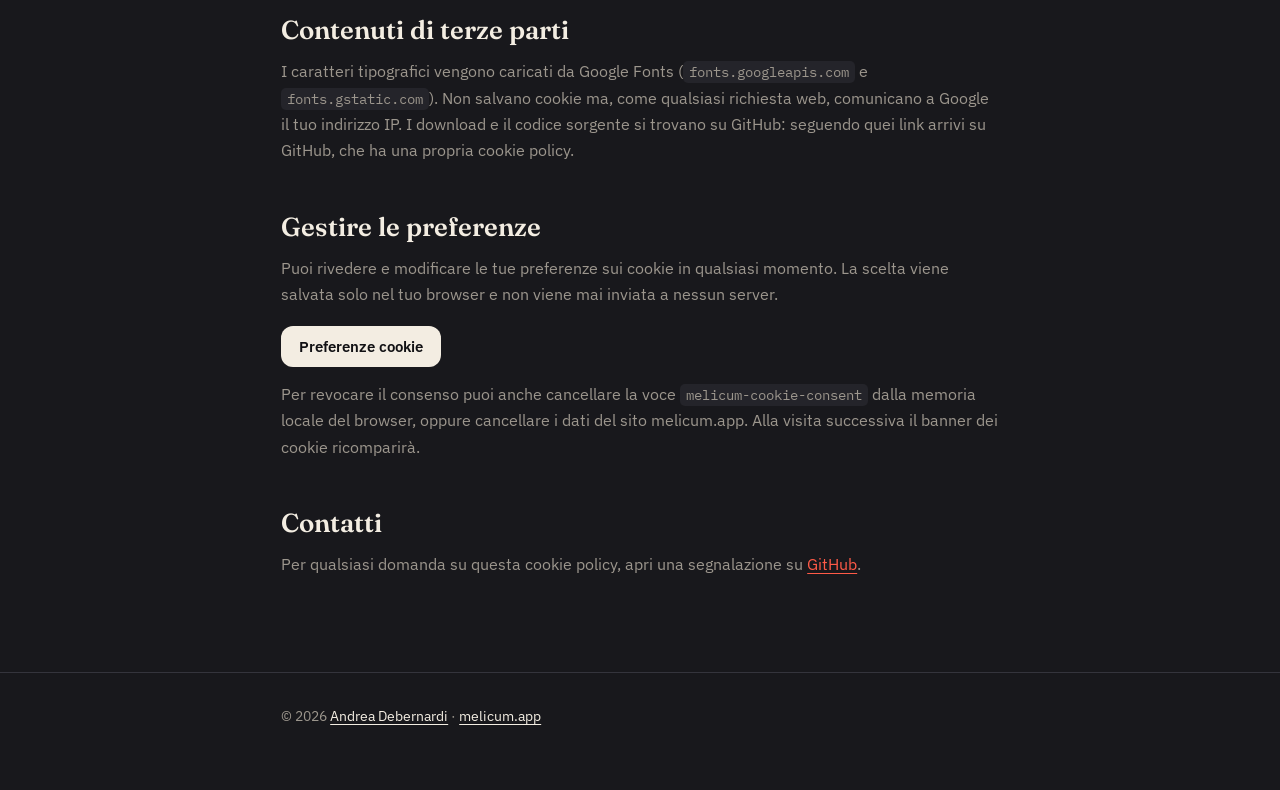
<file: docs/it/cookie-policy/index.html>
<!doctype html>
<html lang="it">
<head>
<meta charset="utf-8">
<meta name="viewport" content="width=device-width, initial-scale=1">
<title>Cookie policy · Melicum</title>
<meta name="description" content="Come melicum.app usa i cookie e le statistiche anonime, e come puoi gestirli.">
<meta name="robots" content="index, follow">
<link rel="canonical" href="https://melicum.app/it/cookie-policy/">
<link rel="alternate" hreflang="en" href="https://melicum.app/cookie-policy/">
<link rel="alternate" hreflang="it" href="https://melicum.app/it/cookie-policy/">
<link rel="alternate" hreflang="x-default" href="https://melicum.app/cookie-policy/">
<meta property="og:type" content="website">
<meta property="og:site_name" content="Melicum">
<meta property="og:url" content="https://melicum.app/it/cookie-policy/">
<meta property="og:title" content="Cookie policy · Melicum">
<meta property="og:description" content="Come melicum.app usa i cookie e le statistiche anonime, e come puoi gestirli.">
<meta property="og:image" content="https://melicum.app/images/social-card.png">
<meta property="og:locale" content="it_IT">
<meta name="theme-color" content="#18181C">
<meta name="color-scheme" content="dark">
<link rel="icon" href="../../favicon.ico" sizes="32x32">
<link rel="icon" href="../../favicon.svg" type="image/svg+xml">
<link rel="apple-touch-icon" href="../../apple-touch-icon.png">
<link rel="preconnect" href="https://fonts.googleapis.com">
<link rel="preconnect" href="https://fonts.gstatic.com" crossorigin>
<link rel="stylesheet" href="https://fonts.googleapis.com/css2?family=Fraunces:opsz,wght@9..144,500;9..144,600&family=IBM+Plex+Sans:wght@400;500;600&family=IBM+Plex+Mono:wght@400;500&display=swap">
<link rel="stylesheet" href="../../legal.css">
<link rel="stylesheet" href="../../lang.css">
<link rel="stylesheet" href="../../consent.css">
<script src="../../consent.js" defer></script>
<script src="../../lang.js" defer></script>
</head>
<body>
<svg class="sprite" aria-hidden="true" style="display: none;"><symbol id="flag-en" viewBox="0 0 60 30"><clipPath id="uk-s"><path d="M0 0v30h60V0z"/></clipPath><clipPath id="uk-t"><path d="M30 15h30v15zv15H0zH0V0zV0h30z"/></clipPath><g clip-path="url(#uk-s)"><path d="M0 0v30h60V0z" fill="#012169"/><path d="m0 0 60 30m0-30L0 30" stroke="#FFFFFF" stroke-width="6"/><path d="m0 0 60 30m0-30L0 30" clip-path="url(#uk-t)" stroke="#C8102E" stroke-width="4"/><path d="M30 0v30M0 15h60" stroke="#FFFFFF" stroke-width="10"/><path d="M30 0v30M0 15h60" stroke="#C8102E" stroke-width="6"/></g></symbol><symbol id="flag-it" viewBox="0 0 3 2"><path fill="#009246" d="M0 0h1v2H0z"/><path fill="#FFFFFF" d="M1 0h1v2H1z"/><path fill="#CE2B37" d="M2 0h1v2H2z"/></symbol></svg>

<header>
<nav aria-label="Principale">
  <div class="wrap">
    <a class="brand" href="../"><img src="../../images/melicum-icon.png" alt="">Melicum</a>
    <a class="back" href="../">←<span class="long"> Torna a melicum.app</span></a>
    <details class="lang">
      <summary><svg class="flag" aria-hidden="true"><use href="#flag-it"/></svg>IT<span class="sr-only">, lingua: Italiano</span><svg class="chevron" viewBox="0 0 24 24" fill="none" stroke="currentColor" stroke-width="2" stroke-linecap="round" stroke-linejoin="round" aria-hidden="true"><path d="m6 9 6 6 6-6"/></svg></summary>
      <ul class="lang-menu">
        <li><a href="../../cookie-policy/" hreflang="en" lang="en"><svg class="flag" aria-hidden="true"><use href="#flag-en"/></svg>English<svg class="check" viewBox="0 0 24 24" fill="none" stroke="currentColor" stroke-width="2.2" stroke-linecap="round" stroke-linejoin="round" aria-hidden="true"><path d="m5 12.5 4.5 4.5L19 7.5"/></svg></a></li>
        <li><a href="./" hreflang="it" lang="it" aria-current="page"><svg class="flag" aria-hidden="true"><use href="#flag-it"/></svg>Italiano<svg class="check" viewBox="0 0 24 24" fill="none" stroke="currentColor" stroke-width="2.2" stroke-linecap="round" stroke-linejoin="round" aria-hidden="true"><path d="m5 12.5 4.5 4.5L19 7.5"/></svg></a></li>
      </ul>
    </details>
  </div>
</nav>
</header>

<main class="wrap">
  <div class="eyebrow">Note legali</div>
  <h1>Cookie policy</h1>
  <p class="updated">Ultimo aggiornamento: ottobre 2026</p>

  <h2>Cosa sono i cookie?</h2>
  <p>I cookie sono piccoli file di testo che il browser salva quando visiti un sito. Permettono al sito di ricordare alcune informazioni da una pagina all'altra e tra una visita e la successiva. Tecnologie simili, come la memoria locale del browser (localStorage), funzionano allo stesso modo e rientrano in questa policy.</p>

  <h2>Come usiamo i cookie</h2>
  <p>Questo sito usa pochissimi cookie, divisi nelle categorie descritte qui sotto. Puoi gestire le tue preferenze in qualsiasi momento dal banner dei cookie.</p>
  <p>Questa policy riguarda solo il sito melicum.app. L'app Melicum non usa cookie e non raccoglie statistiche: l'audio viene elaborato sul tuo Mac e non viene mai inviato in rete.</p>

  <h2>Categorie di cookie</h2>

  <h3>Necessari <span class="badge required">Sempre attivi</span></h3>
  <p>Servono al corretto funzionamento del sito e non si possono disattivare. In questa categoria rientrano anche le <strong>statistiche anonime sulle pagine visitate, raccolte senza cookie</strong> con <a href="https://matomo.org">Matomo</a>, installato sui nostri server. Non viene salvato alcun cookie, gli ultimi due byte del tuo indirizzo IP vengono rimossi prima della memorizzazione e nessun dato viene condiviso con terze parti. Questo trattamento si basa sul legittimo interesse (statistiche di traffico aggregate e anonime) e conteggia anche i download e i clic sui link esterni.</p>
  <div class="table">
    <table>
      <thead><tr><th scope="col">Nome</th><th scope="col">Fornitore</th><th scope="col">Scopo</th><th scope="col">Durata</th></tr></thead>
      <tbody>
        <tr><td data-label="Nome"><code>melicum-cookie-consent</code></td><td data-label="Fornitore">melicum.app</td><td data-label="Scopo">Memorizza le tue preferenze sui cookie</td><td data-label="Durata">Persistente (localStorage)</td></tr>
        <tr><td data-label="Nome"><em>Nessuno (senza cookie)</em></td><td data-label="Fornitore">analytics.debbaweb.it</td><td data-label="Scopo">Statistiche anonime su pagine visitate, download e link esterni, senza identificativi persistenti</td><td data-label="Durata">Solo sessione</td></tr>
      </tbody>
    </table>
  </div>

  <h3>Statistiche <span class="badge">Facoltativi</span></h3>
  <p>Se attivi questa categoria, le statistiche di base senza cookie diventano statistiche complete basate sui cookie, sempre con <a href="https://matomo.org">Matomo</a>. I cookie persistenti ci permettono di riconoscere chi torna a visitare il sito e di misurare l'interesse nel tempo. Gli indirizzi IP restano anonimizzati e nessun dato viene condiviso con terze parti.</p>
  <div class="table">
    <table>
      <thead><tr><th scope="col">Nome</th><th scope="col">Fornitore</th><th scope="col">Scopo</th><th scope="col">Durata</th></tr></thead>
      <tbody>
        <tr><td data-label="Nome"><code>_pk_id.*</code></td><td data-label="Fornitore">analytics.debbaweb.it</td><td data-label="Scopo">Riconosce un visitatore che torna sul sito</td><td data-label="Durata">13 mesi</td></tr>
        <tr><td data-label="Nome"><code>_pk_ses.*</code></td><td data-label="Fornitore">analytics.debbaweb.it</td><td data-label="Scopo">Tiene traccia di una singola visita</td><td data-label="Durata">30 minuti</td></tr>
        <tr><td data-label="Nome"><code>_pk_ref.*</code></td><td data-label="Fornitore">analytics.debbaweb.it</td><td data-label="Scopo">Memorizza la provenienza della visita</td><td data-label="Durata">6 mesi</td></tr>
      </tbody>
    </table>
  </div>

  <h2>Contenuti di terze parti</h2>
  <p>I caratteri tipografici vengono caricati da Google Fonts (<code>fonts.googleapis.com</code> e <code>fonts.gstatic.com</code>). Non salvano cookie ma, come qualsiasi richiesta web, comunicano a Google il tuo indirizzo IP. I download e il codice sorgente si trovano su GitHub: seguendo quei link arrivi su GitHub, che ha una propria cookie policy.</p>

  <h2>Gestire le preferenze</h2>
  <p>Puoi rivedere e modificare le tue preferenze sui cookie in qualsiasi momento. La scelta viene salvata solo nel tuo browser e non viene mai inviata a nessun server.</p>
  <button class="manage" type="button" data-manage-cookies>Preferenze cookie</button>
  <p>Per revocare il consenso puoi anche cancellare la voce <code>melicum-cookie-consent</code> dalla memoria locale del browser, oppure cancellare i dati del sito melicum.app. Alla visita successiva il banner dei cookie ricomparirà.</p>

  <h2>Contatti</h2>
  <p>Per qualsiasi domanda su questa cookie policy, apri una segnalazione su <a href="https://github.com/debba/melicum/issues">GitHub</a>.</p>
</main>

<footer>
  <div class="wrap">
    <p>© 2026 <a href="https://debbaweb.it">Andrea Debernardi</a> · <a href="../">melicum.app</a></p>
  </div>
</footer>

</body>
</html>
</file>
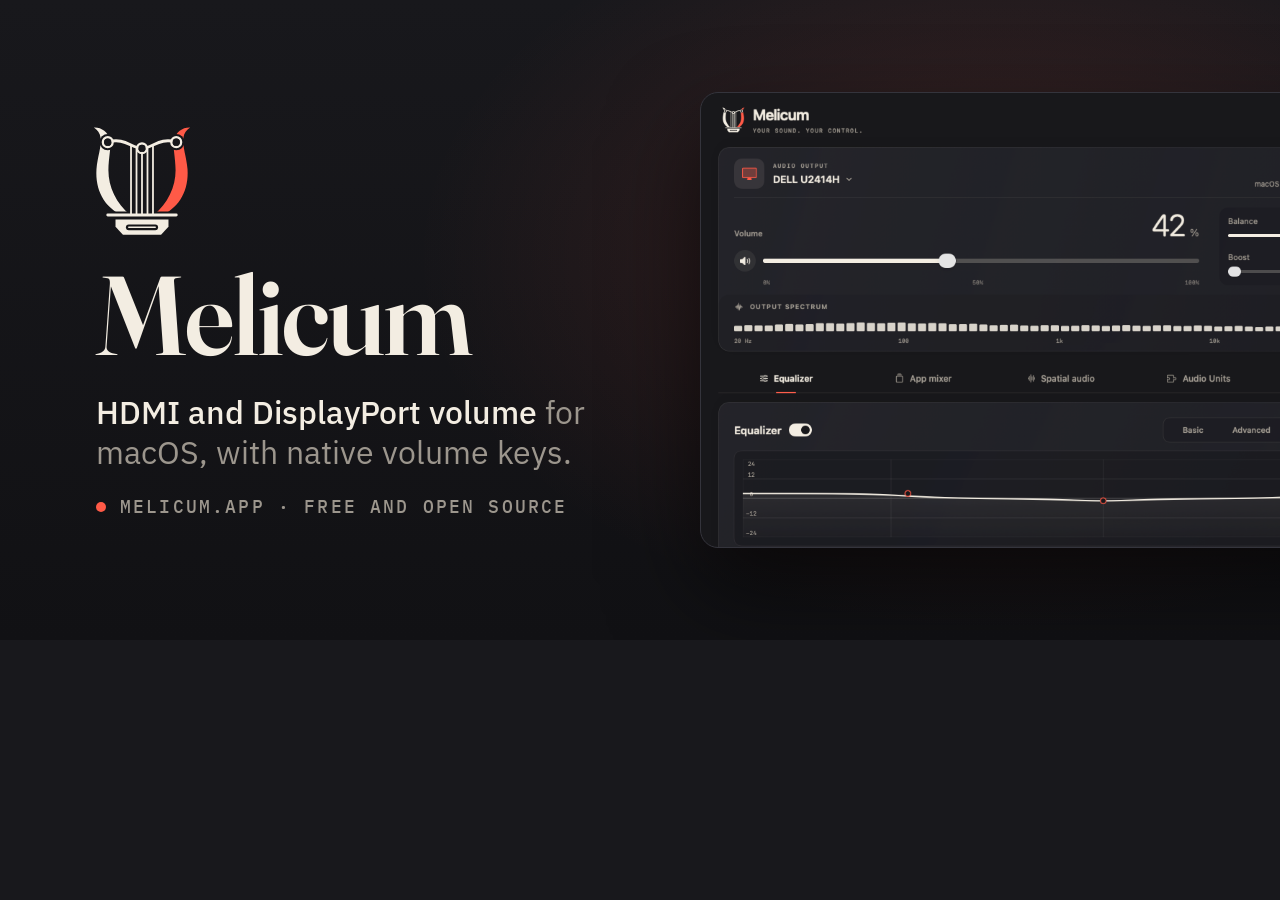
<file: Resources/brand/social-card.html>
<!doctype html>
<html lang="en">
<head>
<meta charset="utf-8">
<title>Melicum social card</title>
<link rel="stylesheet" href="https://fonts.googleapis.com/css2?family=Fraunces:opsz,wght@9..144,600&family=IBM+Plex+Sans:wght@400;500&family=IBM+Plex+Mono:wght@500&display=block">
<style>
/* 1280 by 640 card for Open Graph and the GitHub social preview; keep text inside the 1200 px center for 1.91:1 crops. */
:root { --bg: #18181C; --bg-deep: #111114; --line: #34343C; --cream: #F3EDE2; --muted: #9C968D; --red: #FF5A47; }
* { box-sizing: border-box; }
html, body { margin: 0; width: 1280px; height: 640px; overflow: hidden; background: var(--bg); color: var(--cream); -webkit-font-smoothing: antialiased; }
.card { position: relative; width: 1280px; height: 640px; overflow: hidden; background: radial-gradient(70% 90% at 78% 40%, rgba(255,90,71,.16), transparent 65%), linear-gradient(180deg, var(--bg), var(--bg-deep)); }
.copy { position: absolute; left: 96px; top: 0; bottom: 0; width: 560px; display: flex; flex-direction: column; justify-content: center; gap: 26px; }
.mark { width: 104px; height: auto; margin-left: -6px; }
h1 { margin: 0; font: 600 112px/.9 "Fraunces", Georgia, serif; letter-spacing: -.02em; }
.lede { margin: 0; font: 400 32px/1.25 "IBM Plex Sans", sans-serif; color: var(--muted); }
.lede b { color: var(--cream); font-weight: 500; }
.foot { display: flex; align-items: center; gap: 14px; font: 500 18px/1 "IBM Plex Mono", monospace; letter-spacing: .12em; text-transform: uppercase; color: var(--muted); }
.foot::before { content: ""; width: 10px; height: 10px; border-radius: 50%; background: var(--red); }
.window { position: absolute; left: 700px; top: 92px; width: 720px; height: 456px; border-radius: 18px; overflow: hidden; border: 1px solid var(--line); box-shadow: 0 40px 90px rgba(0,0,0,.6); background: url("../../docs/images/main-window.png") 0 0 / 720px auto no-repeat var(--bg); }
</style>
</head>
<body>
<div class="card">
  <div class="copy">
    <img class="mark" src="melicum-mark-dark.svg" alt="">
    <h1>Melicum</h1>
    <p class="lede"><b>HDMI and DisplayPort volume</b> for macOS, with native volume keys.</p>
    <div class="foot">melicum.app · Free and open source</div>
  </div>
  <div class="window"></div>
</div>
</body>
</html>
</file>
<file: docs/site.css>
/* Layout: single column story on graphite, like the app window; the VU red is the only accent. */
:root {
  --bg: #18181C; --bg-deep: #111114; --panel: #24242A; --line: #34343C; --line-strong: #77727A;
  --cream: #F3EDE2; --muted: #9C968D; --red: #FF5A47; --red-deep: #DE3B29;
  --display: "Fraunces", Georgia, serif;
  --body: "IBM Plex Sans", -apple-system, "Helvetica Neue", sans-serif;
  --mono: "IBM Plex Mono", ui-monospace, Menlo, monospace;
  --gutter: max(20px, 4vw);
  color-scheme: dark;
}
* { box-sizing: border-box; }
html { scroll-behavior: smooth; scroll-padding-top: 76px; scrollbar-gutter: stable; }
body { margin: 0; background: var(--bg); color: var(--cream); font: 16px/1.6 var(--body); -webkit-font-smoothing: antialiased; }
a { color: var(--red); text-decoration-thickness: 1px; text-underline-offset: 3px; }
:focus-visible { outline: 2px solid var(--red); outline-offset: 3px; border-radius: 6px; }
.skip { position: absolute; left: 12px; top: -60px; z-index: 20; padding: 10px 16px; border-radius: 10px; background: var(--cream); color: var(--bg-deep); font-weight: 600; text-decoration: none; }
.skip:focus { top: 12px; }
main:focus { outline: none; }
.sr-only { position: absolute; width: 1px; height: 1px; padding: 0; margin: -1px; overflow: hidden; clip: rect(0 0 0 0); white-space: nowrap; border: 0; }
img { max-width: 100%; height: auto; display: block; }
code { font-family: var(--mono); font-size: .88em; background: var(--panel); padding: 2px 6px; border-radius: 5px; }
.wrap { max-width: 1120px; margin: 0 auto; padding-inline: var(--gutter); }
.eyebrow { font: 500 12px/1 var(--mono); letter-spacing: .14em; text-transform: uppercase; color: var(--red); }
h1, h2, h3 { margin: 0; text-wrap: balance; }
h2 { font: 600 clamp(30px, 4.4vw, 46px)/1.08 var(--display); letter-spacing: -.01em; }
h3 { font: 600 17px/1.3 var(--body); }
p { margin: 0; }
.muted { color: var(--muted); }

/* Navigation */
header { position: sticky; top: 0; z-index: 10; }
nav { position: relative; background: color-mix(in srgb, var(--bg) 86%, transparent); backdrop-filter: blur(14px); border-bottom: 1px solid var(--line); }
nav .wrap { display: flex; align-items: center; gap: 24px; height: 60px; }
.brand { display: flex; align-items: center; gap: 10px; color: var(--cream); text-decoration: none; font: 600 19px var(--display); }
.brand img { width: 28px; height: 28px; }
nav .nav-links { list-style: none; display: flex; flex-wrap: wrap; gap: 4px 10px; margin: 0 0 0 auto; padding: 0; font-size: 14px; }
nav .nav-links a { color: var(--muted); text-decoration: none; display: inline-block; padding: 8px 6px; }
nav .nav-links a:hover { color: var(--cream); }
.menu-toggle { display: none; margin-left: auto; width: 44px; height: 44px; padding: 0; place-items: center; border: 1px solid var(--line); border-radius: 12px; background: var(--panel); color: var(--cream); cursor: pointer; }
.menu-toggle svg { grid-area: 1 / 1; width: 22px; height: 22px; }
.menu-toggle .close, .menu-toggle[aria-expanded="true"] .open { display: none; }
.menu-toggle[aria-expanded="true"] .close { display: block; }

/* Hero */
.hero { position: relative; overflow: hidden; padding-block: 88px 40px; }
.hero::before { content: ""; position: absolute; inset: -20% -10% auto; height: 620px; background: radial-gradient(60% 60% at 50% 30%, rgba(255,90,71,.14), transparent 70%); pointer-events: none; }
.hero .wrap { position: relative; display: grid; grid-template-columns: minmax(0, 1fr); justify-items: center; text-align: center; gap: 22px; }
.hero .icon { width: 148px; height: 148px; filter: drop-shadow(0 24px 40px rgba(0,0,0,.5)); }
.hero h1 { font: 600 clamp(52px, 9vw, 104px)/.95 var(--display); letter-spacing: -.02em; }
.hero .lede { font-size: clamp(18px, 2.2vw, 22px); color: var(--muted); max-width: 40ch; }
.hero .lede b { color: var(--cream); font-weight: 500; }
.cta { display: flex; flex-wrap: wrap; justify-content: center; gap: 12px; margin-top: 6px; }
.btn { display: inline-flex; align-items: center; gap: 10px; padding: 13px 22px; border: 1px solid transparent; border-radius: 12px; font: 600 15px var(--body); text-decoration: none; transition: transform .15s ease, background .15s ease; }
.btn.primary { background: var(--cream); color: var(--bg-deep); }
@media (hover: hover) {
  .btn:hover { transform: translateY(-1px); }
  .btn.primary:hover { background: #FFFFFF; }
}
.btn.ghost { color: var(--cream); border-color: var(--line-strong); background: var(--panel); }
.btn svg { width: 18px; height: 18px; }
.facts { list-style: none; margin: 0; padding: 0; display: flex; flex-wrap: wrap; justify-content: center; gap: 8px 20px; font: 400 12px var(--mono); letter-spacing: .06em; text-transform: uppercase; color: var(--muted); }
.facts li::before { content: ""; display: inline-block; width: 6px; height: 6px; border-radius: 50%; background: var(--red); margin-right: 8px; vertical-align: 1px; }

.window { margin-top: 56px; border-radius: 16px; overflow: hidden; border: 1px solid var(--line); box-shadow: 0 40px 80px rgba(0,0,0,.55), 0 0 0 1px rgba(255,255,255,.03); max-width: 900px; width: 100%; }

section { padding-block: 96px; }
section > .wrap { display: grid; gap: 40px; }
.head { display: grid; gap: 14px; max-width: 62ch; }
.head p { color: var(--muted); font-size: 18px; }

/* Problem */
.problem { border-top: 1px solid var(--line); }
.split { display: grid; grid-template-columns: minmax(0, 1fr) minmax(0, 1fr); gap: 48px; align-items: center; }
.vs { display: grid; gap: 14px; }
.vs div { background: var(--panel); border: 1px solid var(--line); border-radius: 14px; padding: 18px 20px; display: grid; grid-template-columns: auto 1fr; gap: 4px 14px; align-items: center; }
.vs .tag { grid-row: span 2; font: 500 11px var(--mono); letter-spacing: .1em; text-transform: uppercase; padding: 6px 8px; border-radius: 6px; }
.vs .before .tag { color: #C4BEB5; background: rgba(156,150,141,.12); }
.vs .after { border-color: rgba(255,90,71,.45); }
.vs .after .tag { color: #FF8070; background: rgba(255,90,71,.12); }
.vs b { font-weight: 600; }
.vs span.d { color: var(--muted); font-size: 14px; }

/* Features */
.grid { display: grid; grid-template-columns: repeat(3, minmax(0, 1fr)); gap: 16px; }
.card { background: var(--panel); border: 1px solid var(--line); border-radius: 16px; padding: 24px; display: grid; gap: 10px; align-content: start; }
.card svg { width: 26px; height: 26px; color: var(--red); }
.card p { color: var(--muted); font-size: 15px; }
.card .spec { font: 400 12px var(--mono); color: var(--cream); opacity: .75; }

/* Routing diagram */
.flow { background: var(--bg-deep); border: 1px solid var(--line); border-radius: 18px; padding: 28px; }
.flow svg { width: 100%; height: auto; display: block; }
.flow-list { list-style: none; margin: 0; padding: 0; display: grid; gap: 10px; counter-reset: flow; }
.flow-list li { counter-increment: flow; background: var(--panel); border: 1px solid var(--line); border-radius: 12px; padding: 14px 16px; display: grid; gap: 2px; }
.flow-list li::before { content: "0" counter(flow); font: 500 11px var(--mono); letter-spacing: .1em; color: var(--red); }
.flow-list li.engine { border-color: var(--red); }
.flow-list b { font-weight: 600; }
.flow-list span { color: var(--muted); font-size: 14px; }
.notes { display: grid; grid-template-columns: repeat(3, minmax(0, 1fr)); gap: 24px; }
.notes p { color: var(--muted); font-size: 15px; }
.notes h3 { margin-bottom: 6px; }

/* Gallery */
.gallery { display: grid; grid-template-columns: repeat(3, minmax(0, 1fr)); gap: 18px; }
.gallery figure { margin: 0; display: grid; gap: 12px; align-content: start; }
.gallery a { position: relative; justify-self: start; border-radius: 12px; cursor: zoom-in; }
.gallery a::after { content: ""; position: absolute; right: 10px; bottom: 10px; width: 34px; height: 34px; border-radius: 50%; border: 1px solid rgba(243,237,226,.18); background: rgba(17,17,20,.8) url("data:image/svg+xml,%3Csvg xmlns='http://www.w3.org/2000/svg' viewBox='0 0 24 24' fill='none' stroke='%23F3EDE2' stroke-width='2' stroke-linecap='round'%3E%3Ccircle cx='11' cy='11' r='6.5'/%3E%3Cpath d='m20 20-4.2-4.2M11 8.5v5M8.5 11h5'/%3E%3C/svg%3E") center / 18px no-repeat; transition: background-color .15s ease; }
.gallery a:hover::after { background-color: var(--red-deep); }
.gallery img { border-radius: 12px; border: 1px solid var(--line); box-shadow: 0 20px 40px rgba(0,0,0,.4); transition: border-color .15s ease; }
.gallery a:hover img { border-color: var(--line-strong); }
.gallery figcaption { font-size: 14px; color: var(--muted); }
.gallery figcaption b { color: var(--cream); font-weight: 600; display: block; }

/* Lightbox: a full-screen dialog; the image grows out of its thumbnail. */
html:has(.lightbox[open]) { overflow: hidden; }
.lightbox { position: fixed; inset: 0; width: auto; height: auto; max-width: none; max-height: none; margin: 0; padding: 0; border: 0; background: none; color: var(--cream); overflow: hidden; }
.lightbox::backdrop { background: transparent; }
.lightbox[open] { display: grid; grid-template: "bar bar bar" auto "prev stage next" minmax(0, 1fr) "cap cap cap" auto / 76px minmax(0, 1fr) 76px; }
.lightbox > :not(.lb-bg) { position: relative; }
.lb-bg { position: absolute; inset: 0; background: rgba(17,17,20,.95); backdrop-filter: blur(12px); }
.lb-bar { grid-area: bar; display: flex; align-items: center; gap: 10px; padding: 14px 16px; }
.lb-count { margin-right: auto; padding-left: 4px; font: 500 12px var(--mono); letter-spacing: .14em; color: var(--muted); }
.lb-stage { grid-area: stage; container-type: size; display: grid; place-items: center; overflow: hidden; touch-action: pan-y pinch-zoom; }
.lb-img { width: min(100cqw, 100cqh * var(--ar), var(--w)); height: auto; aspect-ratio: var(--ar); border-radius: 10px; background: var(--panel); box-shadow: 0 30px 80px rgba(0,0,0,.6); cursor: zoom-in; user-select: none; -webkit-user-select: none; -webkit-user-drag: none; }
.lb-stage.zoomed { place-items: start; overflow: auto; overscroll-behavior: contain; touch-action: auto; }
.lb-stage.zoomed .lb-img { width: var(--zw); max-width: none; margin: auto; border-radius: 0; cursor: zoom-out; }
.lb-spinner { grid-area: stage; place-self: center; width: 36px; height: 36px; border: 2px solid var(--line-strong); border-top-color: var(--red); border-radius: 50%; opacity: 0; transition: opacity .2s ease; animation: spin .8s linear infinite; pointer-events: none; }
.lightbox.loading .lb-spinner { opacity: 1; }
@keyframes spin { to { transform: rotate(1turn); } }
.lb-btn { width: 44px; height: 44px; display: grid; place-items: center; padding: 0; border: 1px solid var(--line-strong); border-radius: 50%; background: rgba(36,36,42,.85); color: var(--cream); cursor: pointer; transition: border-color .15s ease, color .15s ease; }
.lb-btn:hover { border-color: var(--red); color: var(--red); }
.lb-btn svg { width: 20px; height: 20px; }
.lb-zoom .out, .lb-zoom[aria-pressed="true"] .in { display: none; }
.lb-zoom[aria-pressed="true"] .out { display: block; }
.lb-prev, .lb-next { place-self: center; }
.lb-prev { grid-area: prev; }
.lb-next { grid-area: next; }
.lb-caption { grid-area: cap; justify-self: center; max-width: 64ch; padding: 16px 20px 24px; text-align: center; font-size: 15px; color: var(--muted); }
.lb-caption b { display: block; color: var(--cream); font-weight: 600; }

/* Install */
.steps { list-style: none; margin: 0; padding: 0; display: grid; gap: 14px; counter-reset: step; }
.steps li { counter-increment: step; display: grid; grid-template-columns: 44px 1fr; gap: 16px; align-items: start; background: var(--panel); border: 1px solid var(--line); border-radius: 14px; padding: 18px 20px; }
.steps li::before { content: counter(step); font: 600 22px/1 var(--display); color: var(--red); width: 44px; height: 44px; border-radius: 50%; border: 1.5px solid var(--red); display: grid; place-items: center; }
.steps p { color: var(--muted); font-size: 15px; margin-top: 4px; }
pre { margin: 0; background: var(--bg-deep); border: 1px solid var(--line); border-radius: 14px; padding: 20px 22px; white-space: pre-wrap; overflow-wrap: anywhere; font: 400 14px/1.7 var(--mono); color: var(--cream); }
pre .c { color: var(--muted); }

/* Name */
.name { border-top: 1px solid var(--line); border-bottom: 1px solid var(--line); background: var(--bg-deep); }
.name .split { grid-template-columns: minmax(0, 280px) minmax(0, 1fr); }
.name img { width: 100%; max-width: 280px; margin-inline: auto; }
.word { font: 500 clamp(38px, 5vw, 60px)/1 var(--display); font-style: italic; letter-spacing: 0; }
.word small { font: 400 14px var(--mono); font-style: normal; color: var(--muted); margin-left: 12px; letter-spacing: .04em; }

/* Other products: whole cards are clickable through the title link. */
.products { display: grid; grid-template-columns: repeat(auto-fit, minmax(300px, 1fr)); gap: 16px; }
.product { position: relative; display: grid; grid-template-columns: 64px minmax(0, 1fr); gap: 8px 20px; align-content: start; padding: 24px; background: var(--panel); border: 1px solid var(--line); border-radius: 16px; transition: border-color .15s ease; }
.product:hover { border-color: var(--line-strong); }
.product > :not(img) { grid-column: 2; }
.product img { grid-row: 1 / span 4; width: 64px; height: 64px; border-radius: 15px; box-shadow: 0 10px 24px rgba(0,0,0,.35); }
.product h3 { font: 600 22px/1.2 var(--display); }
.product h3 a { color: var(--cream); text-decoration: none; }
.product h3 a::after { content: ""; position: absolute; inset: 0; border-radius: 16px; }
.product h3 a:focus-visible { outline: none; }
.product:has(h3 a:focus-visible) { outline: 2px solid var(--red); outline-offset: 3px; }
.product p { color: var(--muted); font-size: 15px; }
.product .spec { font: 400 12px var(--mono); color: var(--cream); opacity: .75; }
.product .links { position: relative; display: flex; flex-wrap: wrap; gap: 4px 18px; margin-top: 4px; font-size: 14px; }
.product .links a { display: inline-block; padding-block: 4px; }

footer { padding-block: 48px; color: var(--muted); font-size: 14px; }
footer .wrap { display: flex; flex-wrap: wrap; gap: 12px 28px; justify-content: space-between; align-items: center; }
footer a { color: var(--cream); }
footer .legal { display: grid; gap: 4px; }
footer ul { list-style: none; margin: 0; padding: 0; display: flex; flex-wrap: wrap; gap: 4px 18px; }
footer ul a { display: inline-block; padding: 6px 0; }
.how { background: var(--bg-deep); color: var(--cream); border-block: 1px solid var(--line); }

@media (max-width: 900px) {
  .grid, .gallery, .notes { grid-template-columns: minmax(0, 1fr) minmax(0, 1fr); }
  .split, .name .split { grid-template-columns: minmax(0, 1fr); }
}
/* Compact header: the section links collapse behind a menu button (only when the script runs). */
@media (max-width: 860px) {
  .js nav .wrap { height: 56px; gap: 10px; }
  .js .menu-toggle { display: grid; }
  .js nav .nav-links { display: none; position: absolute; top: 100%; left: 0; right: 0; flex-direction: column; gap: 0; margin: 0; padding: 4px var(--gutter) 12px; background: var(--bg); border-bottom: 1px solid var(--line); box-shadow: 0 24px 40px rgba(0,0,0,.45); font-size: 17px; }
  .js nav.open .nav-links { display: flex; animation: drop .18s ease-out; }
  .js nav .nav-links a { display: block; padding: 13px 0; color: var(--cream); border-bottom: 1px solid var(--line); }
  .js nav .nav-links li:last-child a { border-bottom: 0; }
}
@keyframes drop { from { opacity: 0; transform: translateY(-6px); } }
@media (max-width: 720px) {
  .flow svg { display: none; }
  .flow { padding: 16px; }
}
@media (min-width: 721px) { .flow-list { position: absolute; width: 1px; height: 1px; overflow: hidden; clip: rect(0 0 0 0); white-space: nowrap; } }
@media (max-width: 620px) {
  html:not(.js) header { position: static; }
  html:not(.js) nav .wrap { height: auto; flex-wrap: wrap; padding-block: 10px; gap: 6px; }
  html:not(.js) nav .nav-links { margin-left: -6px; font-size: 15px; }
  .grid, .notes { grid-template-columns: minmax(0, 1fr); }
  section { padding-block: 64px; }
  .head p { font-size: 17px; }

  .hero { padding-block: 40px 16px; }
  .hero .wrap { gap: 18px; }
  .hero .icon { width: 112px; height: 112px; }
  .cta { flex-direction: column; width: 100%; max-width: 340px; }
  .cta .btn { justify-content: center; }
  .window { margin-top: 28px; border-radius: 12px; }

  .vs div { grid-template-columns: minmax(0, 1fr); padding: 16px 18px; }
  .vs .tag { grid-row: auto; justify-self: start; margin-bottom: 6px; }
  .card { padding: 20px; }

  /* Gallery becomes a swipeable strip that bleeds to the screen edges. */
  .gallery { grid-template-columns: none; grid-auto-flow: column; grid-auto-columns: 84%; gap: 14px; margin-inline: calc(-1 * var(--gutter)); padding: 0 var(--gutter) 8px; overflow-x: auto; scroll-snap-type: x mandatory; scroll-padding-inline: var(--gutter); overscroll-behavior-x: contain; scrollbar-width: none; }
  .gallery::-webkit-scrollbar { display: none; }
  .gallery figure { scroll-snap-align: start; }
  .gallery img { box-shadow: 0 8px 20px rgba(0,0,0,.35); }

  .steps li { grid-template-columns: 36px minmax(0, 1fr); gap: 14px; padding: 16px; }
  .steps li::before { width: 36px; height: 36px; font-size: 19px; }
  pre { padding: 16px 18px; font-size: 13px; }
  .name img { max-width: 200px; }
  .products { grid-template-columns: minmax(0, 1fr); }
  .product { grid-template-columns: 52px minmax(0, 1fr); gap: 8px 16px; padding: 20px; }
  .product img { grid-row: 1; width: 52px; height: 52px; border-radius: 12px; margin-bottom: 6px; }
  .product h3 { align-self: center; margin-bottom: 6px; }
  .product > :not(img, h3) { grid-column: 1 / -1; }
  .word small { display: block; margin: 12px 0 0; }
  footer ul a { padding: 10px 0; }

  .lightbox[open] { grid-template: "bar bar bar" auto "stage stage stage" minmax(0, 1fr) "prev cap next" auto / 68px minmax(0, 1fr) 68px; }
  .lb-bar { padding: 10px 12px; }
  .lb-stage { padding-inline: 10px; }
  .lb-caption { padding: 14px 0 20px; font-size: 14px; }
}
@media (prefers-reduced-motion: reduce) {
  html { scroll-behavior: auto; }
  .btn { transition: none; }
  .btn:hover { transform: none; }
  .js nav.open .nav-links { animation: none; }
  .lb-spinner { animation-duration: 2.4s; }
}
@media (prefers-contrast: more) {
  :root { --muted: #CFC9C0; --line: #6B6670; --line-strong: #A49FA6; }
  .hero::before { display: none; }
  .card p, .notes p, .steps p { color: var(--cream); }
}
@media (forced-colors: active) {
  .btn, .card, .product, .steps li, .vs div, .flow, pre { border: 1px solid CanvasText; }
  .steps li::before { border-color: CanvasText; color: CanvasText; }
  .facts li::before { background: CanvasText; }
}
</file>
<file: docs/lang.css>
/* Language selector: a native disclosure with the current language's flag and code; the list opens below it. */
.lang { position: relative; flex-shrink: 0; }
.lang summary { display: inline-flex; align-items: center; gap: 8px; height: 36px; padding: 0 10px; border: 1px solid var(--line); border-radius: 10px; color: var(--cream); font: 500 13px var(--mono); letter-spacing: .06em; list-style: none; cursor: pointer; user-select: none; -webkit-user-select: none; transition: border-color .15s ease; }
.lang summary::-webkit-details-marker { display: none; }
.lang summary:hover, .lang[open] summary { border-color: var(--line-strong); }
.lang .chevron { width: 14px; height: 14px; color: var(--muted); transition: transform .15s ease; }
.lang[open] .chevron { transform: rotate(180deg); }
.flag { width: 21px; height: 14px; flex-shrink: 0; border-radius: 2px; box-shadow: 0 0 0 1px rgba(243,237,226,.18); }
.lang-menu { position: absolute; top: calc(100% + 8px); right: 0; z-index: 15; display: grid; gap: 2px; min-width: 190px; margin: 0; padding: 6px; list-style: none; border: 1px solid var(--line); border-radius: 12px; background: var(--panel); box-shadow: 0 16px 40px rgba(0,0,0,.45); }
.lang-menu a { display: flex; align-items: center; gap: 12px; min-height: 44px; padding: 0 12px; border-radius: 8px; color: var(--cream); font: 15px var(--body); text-decoration: none; }
.lang-menu a:hover { background: var(--bg); }
.lang-menu .check { width: 16px; height: 16px; margin-left: auto; color: var(--red); }
.lang-menu a:not([aria-current]) .check { visibility: hidden; }
@media (max-width: 860px) {
  .js .lang summary { height: 44px; padding-inline: 12px; border-radius: 12px; background: var(--panel); }
}
@media (prefers-reduced-motion: reduce) {
  .lang .chevron { transition: none; }
}
@media (forced-colors: active) {
  .lang summary, .lang-menu { border: 1px solid CanvasText; }
  .lang-menu a[aria-current] { outline: 1px solid CanvasText; }
}
</file>
<file: docs/consent.css>
/* Cookie banner: a small graphite card in the corner, cream controls, the VU red as the "on" state. */
.consent { position: fixed; right: 16px; bottom: 16px; z-index: 30; display: grid; justify-items: center; gap: 12px; width: min(330px, calc(100% - 32px)); padding: 24px; border: 1px solid var(--line); border-radius: 16px; background: var(--panel); box-shadow: 0 24px 48px rgba(0,0,0,.5); color: var(--cream); text-align: center; }
.consent[hidden] { display: none; }
.consent-title { margin: 0; font: 600 20px/1.2 var(--display); }
.consent-text { margin: 0; color: var(--muted); font-size: 14px; line-height: 1.5; }
.consent-text a { color: var(--cream); }
.consent-prefs { display: none; justify-self: stretch; gap: 14px; margin-block: 6px; }
.consent-row { display: flex; align-items: center; justify-content: space-between; font-size: 15px; }
.consent-switch { position: relative; flex-shrink: 0; width: 38px; height: 22px; padding: 0; border: 0; border-radius: 999px; background: var(--line); cursor: pointer; transition: background-color .2s ease; }
.consent-switch::after { content: ""; position: absolute; top: 3px; left: 3px; width: 16px; height: 16px; border-radius: 50%; background: var(--cream); box-shadow: 0 1px 3px rgba(0,0,0,.4); transition: transform .2s ease; }
.consent-switch[aria-checked="true"] { background: var(--red-deep); }
.consent-switch[aria-checked="true"]::after { transform: translateX(16px); }
.consent-switch.locked { cursor: not-allowed; opacity: .6; }
.consent-actions { display: flex; justify-self: stretch; gap: 8px; }
.consent-btn { flex: 1; padding: 10px 14px; border: 1px solid var(--line-strong); border-radius: 10px; background: var(--bg); color: var(--cream); font: 600 14px var(--body); cursor: pointer; transition: border-color .15s ease; }
.consent-btn:hover { border-color: var(--cream); }
.consent-btn.save { display: none; border-color: transparent; background: var(--cream); color: var(--bg-deep); }
.consent-btn.save:hover { background: #FFFFFF; }
.consent.detailed .consent-text, .consent.detailed .no, .consent.detailed .yes { display: none; }
.consent.detailed .consent-prefs { display: grid; }
.consent.detailed .save { display: block; }
.consent-link { padding: 4px; border: 0; background: none; color: var(--muted); font: 14px var(--body); text-decoration: underline; text-underline-offset: 3px; cursor: pointer; }
.consent-link:hover { color: var(--cream); }
.manage-cookies { padding: 6px 0; border: 0; background: none; color: var(--cream); font: inherit; text-decoration: underline; text-decoration-thickness: 1px; text-underline-offset: 3px; cursor: pointer; }
@media (max-width: 620px) {
  .consent { right: 12px; bottom: 12px; width: calc(100% - 24px); padding: 20px; }
  .manage-cookies { padding: 10px 0; }
}
@media (prefers-reduced-motion: reduce) {
  .consent-switch, .consent-switch::after { transition: none; }
}
@media (forced-colors: active) {
  .consent, .consent-switch { border: 1px solid CanvasText; }
  .consent-switch[aria-checked="true"] { background: Highlight; }
}
</file>
<file: docs/legal.css>
/* Legal pages: same tokens as the home page, a single reading column. */
:root {
  --bg: #18181C; --bg-deep: #111114; --panel: #24242A; --line: #34343C; --line-strong: #77727A;
  --cream: #F3EDE2; --muted: #9C968D; --red: #FF5A47; --red-deep: #DE3B29;
  --display: "Fraunces", Georgia, serif;
  --body: "IBM Plex Sans", -apple-system, "Helvetica Neue", sans-serif;
  --mono: "IBM Plex Mono", ui-monospace, Menlo, monospace;
  --gutter: max(16px, 4vw);
  color-scheme: dark;
}
* { box-sizing: border-box; }
body { margin: 0; background: var(--bg); color: var(--cream); font: 16px/1.65 var(--body); -webkit-font-smoothing: antialiased; }
a { color: var(--red); text-decoration-thickness: 1px; text-underline-offset: 3px; }
:focus-visible { outline: 2px solid var(--red); outline-offset: 3px; border-radius: 6px; }
code { font-family: var(--mono); font-size: .88em; background: var(--panel); padding: 2px 6px; border-radius: 5px; overflow-wrap: anywhere; }
.wrap { max-width: 820px; margin: 0 auto; padding-inline: var(--gutter); }
nav { border-bottom: 1px solid var(--line); }
nav .wrap { display: flex; align-items: center; gap: 16px; height: 60px; max-width: 1120px; }
.brand { display: flex; align-items: center; gap: 10px; color: var(--cream); text-decoration: none; font: 600 19px var(--display); }
.brand img { width: 28px; height: 28px; }
nav .back { margin-left: auto; margin-right: 4px; color: var(--muted); font-size: 14px; text-decoration: none; }
nav .back:hover { color: var(--cream); }
.sr-only { position: absolute; width: 1px; height: 1px; padding: 0; margin: -1px; overflow: hidden; clip: rect(0 0 0 0); white-space: nowrap; border: 0; }
main { padding-block: 64px 80px; }
.eyebrow { font: 500 12px/1 var(--mono); letter-spacing: .14em; text-transform: uppercase; color: var(--red); }
h1 { margin: 14px 0 8px; font: 600 clamp(38px, 6vw, 56px)/1.05 var(--display); letter-spacing: -.01em; }
.updated { color: var(--muted); font-size: 14px; }
h2 { margin: 48px 0 12px; font: 600 26px/1.2 var(--display); }
h3 { display: flex; flex-wrap: wrap; align-items: center; gap: 10px; margin: 32px 0 10px; font: 600 18px/1.3 var(--body); }
p, ul { margin: 0 0 14px; color: var(--muted); }
p strong, li strong { color: var(--cream); font-weight: 600; }
.badge { padding: 3px 8px; border-radius: 6px; font: 500 11px var(--mono); letter-spacing: .1em; text-transform: uppercase; color: #C4BEB5; background: rgba(156,150,141,.12); }
.badge.required { color: #FF8070; background: rgba(255,90,71,.12); }
.table { margin: 16px 0 8px; overflow-x: auto; border: 1px solid var(--line); border-radius: 12px; }
table { width: 100%; border-collapse: collapse; font-size: 14px; }
th, td { padding: 12px 14px; text-align: left; vertical-align: top; border-bottom: 1px solid var(--line); }
th { font: 500 11px var(--mono); letter-spacing: .1em; text-transform: uppercase; color: var(--muted); background: var(--bg-deep); }
td { color: var(--muted); }
td:first-child { color: var(--cream); white-space: nowrap; }
tr:last-child td { border-bottom: 0; }
.manage { margin: 4px 0 14px; padding: 11px 18px; border: 0; border-radius: 12px; background: var(--cream); color: var(--bg-deep); font: 600 15px var(--body); cursor: pointer; }
.manage:hover { background: #FFFFFF; }
footer { padding-block: 32px 48px; border-top: 1px solid var(--line); color: var(--muted); font-size: 14px; }
footer a { color: var(--cream); }
@media (max-width: 620px) {
  nav .back .long { position: absolute; width: 1px; height: 1px; overflow: hidden; clip: rect(0 0 0 0); white-space: nowrap; }
  nav .back { padding: 8px 4px; font-size: 18px; }
  main { padding-block: 40px 64px; }
  /* Tables become stacked cards so nothing scrolls sideways. */
  .table { overflow: visible; border: 0; }
  table, tbody, tr, td { display: block; }
  thead { position: absolute; width: 1px; height: 1px; overflow: hidden; clip: rect(0 0 0 0); }
  tr { margin-bottom: 10px; padding: 6px 0; background: var(--panel); border: 1px solid var(--line); border-radius: 12px; }
  td { display: grid; grid-template-columns: 84px minmax(0, 1fr); gap: 12px; padding: 6px 14px; border: 0; }
  td::before { content: attr(data-label); font: 500 11px/2 var(--mono); letter-spacing: .08em; text-transform: uppercase; color: var(--muted); }
  td:first-child { white-space: normal; }
}
@media (prefers-contrast: more) {
  :root { --muted: #CFC9C0; --line: #6B6670; --line-strong: #A49FA6; }
}
</file>
